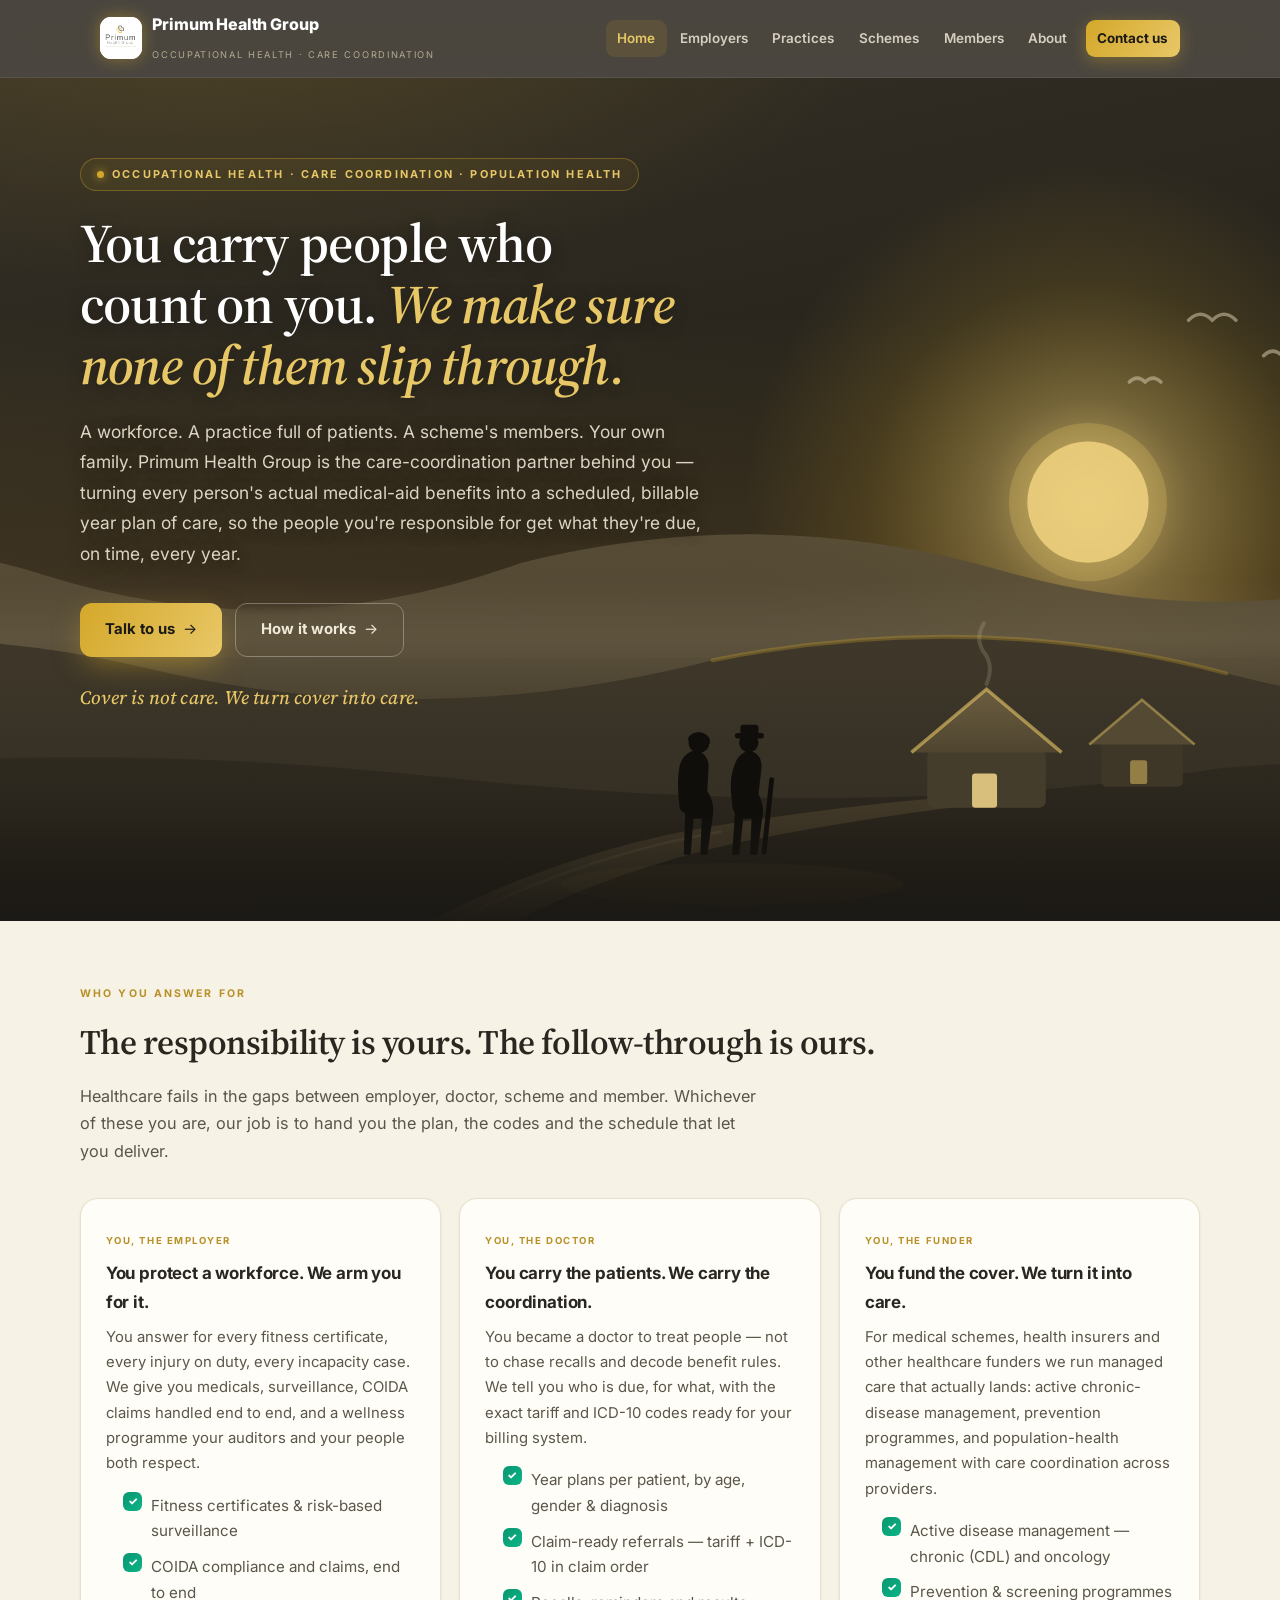
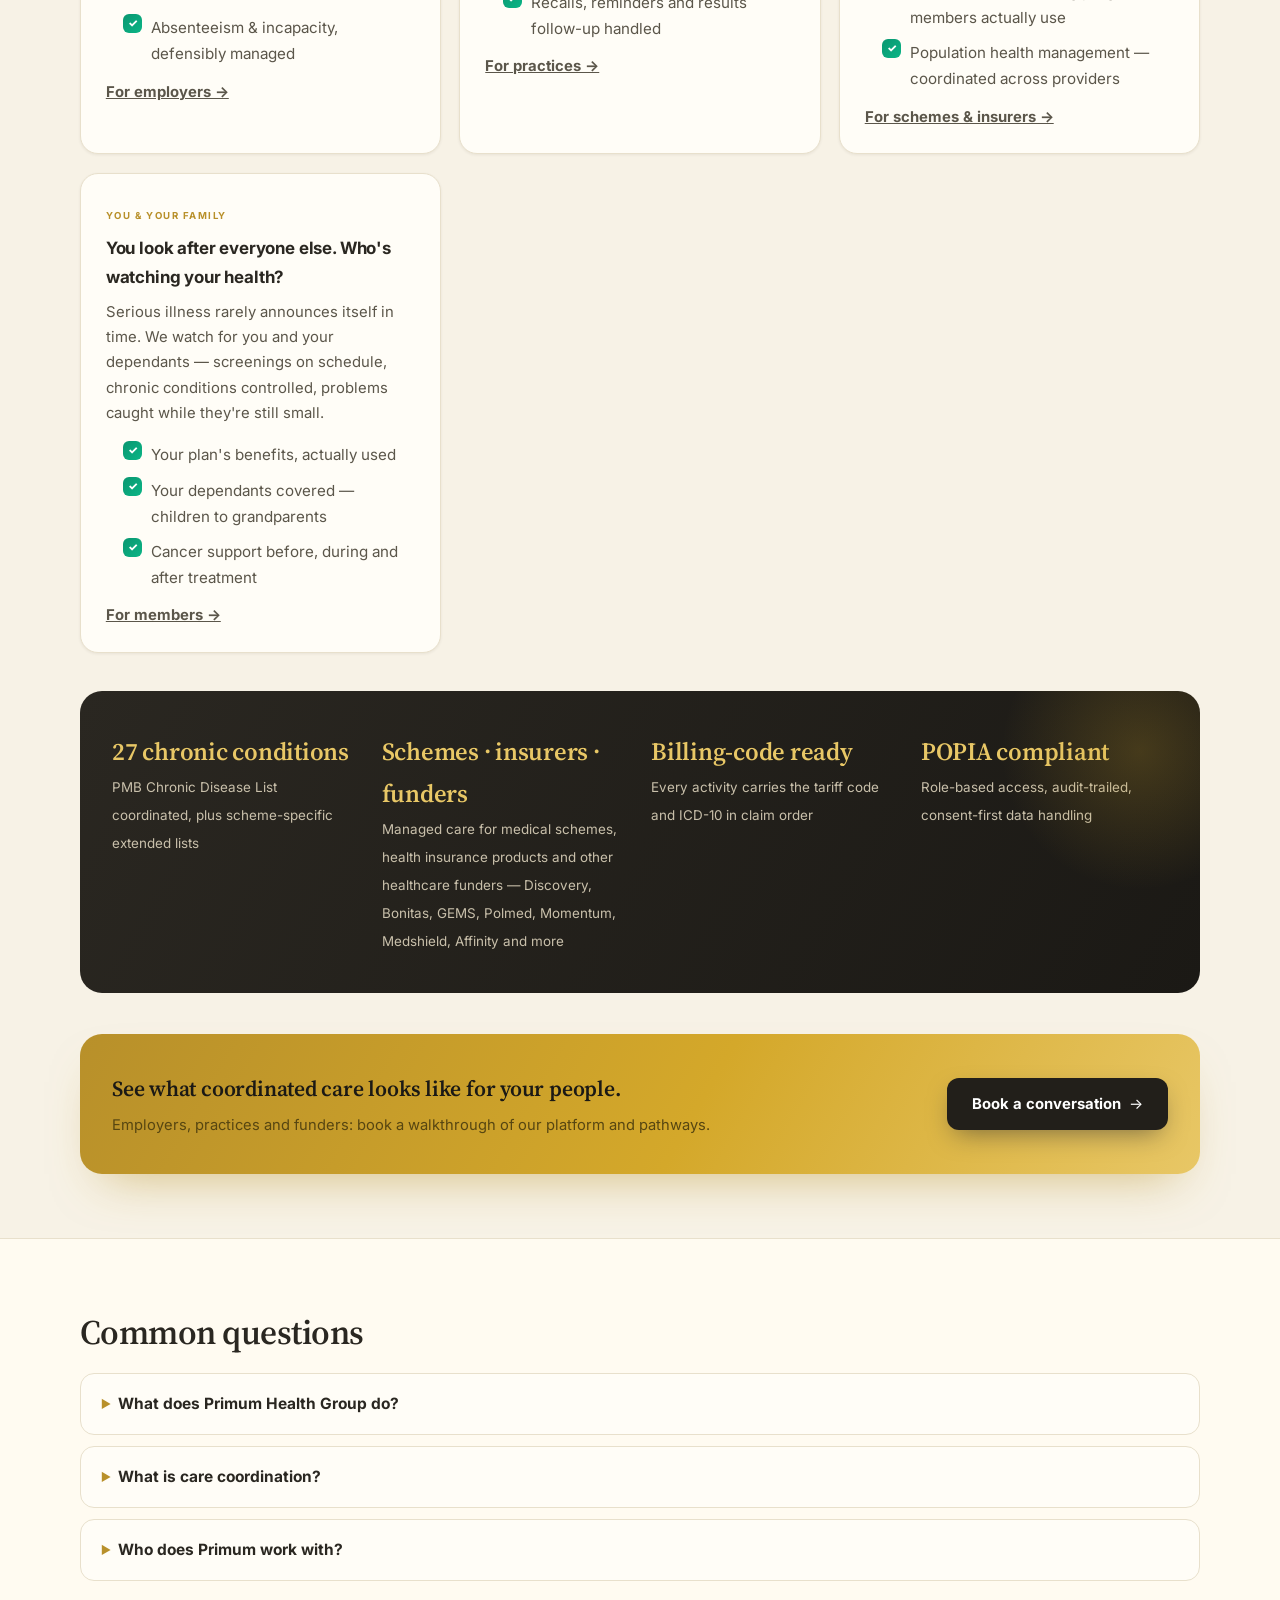
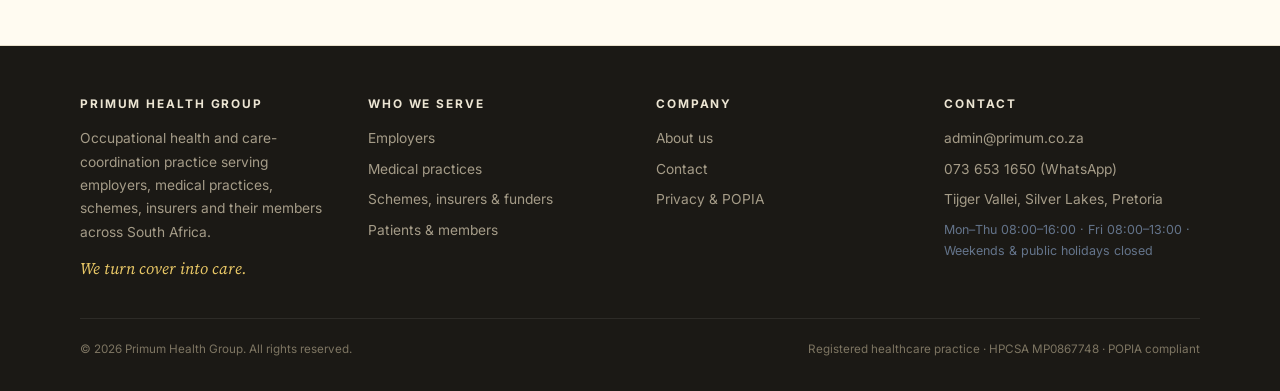
<file: index.html>
<!DOCTYPE html>
<html lang="en-ZA">
<head>
<meta charset="utf-8">
<meta name="viewport" content="width=device-width, initial-scale=1">
<title>Primum Health Group — Occupational Health & Care Coordination, South Africa</title>
<meta name="description" content="South African occupational-health and care-coordination practice. We manage employee and patient populations for employers, practices and schemes — year plans, correct billing, better outcomes.">
<link rel="canonical" href="https://www.primum.co.za/">
<link rel="icon" type="image/jpeg" href="assets/logo.jpg">
<meta property="og:title" content="Primum Health Group — Occupational Health & Care Coordination, South Africa">
<meta property="og:description" content="South African occupational-health and care-coordination practice. We manage employee and patient populations for employers, practices and schemes — year plans, correct billing, better outcomes.">
<meta property="og:type" content="website">
<meta property="og:url" content="https://www.primum.co.za/">
<meta property="og:image" content="https://www.primum.co.za/assets/logo.jpg">
<meta property="og:locale" content="en_ZA">
<meta property="og:site_name" content="Primum Health Group">
<meta name="twitter:card" content="summary">
<meta name="twitter:title" content="Primum Health Group — Occupational Health & Care Coordination, South Africa">
<meta name="twitter:description" content="South African occupational-health and care-coordination practice. We manage employee and patient populations for employers, practices and schemes — year plans, correct billing, better outcomes.">
<meta name="geo.region" content="ZA-GP">
<meta name="geo.placename" content="Pretoria">
<link rel="preconnect" href="https://fonts.googleapis.com">
<link rel="preconnect" href="https://fonts.gstatic.com" crossorigin>
<link href="https://fonts.googleapis.com/css2?family=Source+Serif+4:ital,opsz,wght@0,8..60,500;0,8..60,600;1,8..60,500&family=Inter:wght@400;600;700;800&display=swap" rel="stylesheet">
<link rel="stylesheet" href="assets/styles.css">
<script type="application/ld+json">{"@context": "https://schema.org", "@type": "MedicalBusiness", "name": "Primum Health Group", "url": "https://www.primum.co.za", "logo": "https://www.primum.co.za/assets/logo.jpg", "email": "admin@primum.co.za", "telephone": "+27736531650", "address": {"@type": "PostalAddress", "streetAddress": "Tijger Vallei, Silver Lakes", "addressLocality": "Pretoria", "addressRegion": "Gauteng", "addressCountry": "ZA"}, "openingHoursSpecification": [{"@type": "OpeningHoursSpecification", "dayOfWeek": ["Monday", "Tuesday", "Wednesday", "Thursday"], "opens": "08:00", "closes": "16:00"}, {"@type": "OpeningHoursSpecification", "dayOfWeek": "Friday", "opens": "08:00", "closes": "13:00"}], "founder": {"@type": "Person", "name": "Dr A Nazo", "jobTitle": "Founder & Principal Practitioner", "identifier": "HPCSA MP0867748"}, "areaServed": "ZA", "description": "South African occupational-health and care-coordination practice. We manage employee and patient populations for employers, medical practices and schemes — turning each member's actual medical-aid benefits into a scheduled, billable year plan of care.", "medicalSpecialty": ["Occupational medicine", "Preventive medicine", "Community health"], "knowsAbout": ["Occupational health", "COIDA compliance", "Medical incapacity assessment", "Care coordination", "Chronic disease management", "Prescribed Minimum Benefits", "Oncology care pathways", "Employee wellness"]}</script>
<script type="application/ld+json">{"@context": "https://schema.org", "@type": "FAQPage", "mainEntity": [{"@type": "Question", "name": "What does Primum Health Group do?", "acceptedAnswer": {"@type": "Answer", "text": "Primum Health Group is a South African occupational-health and care-coordination practice. We run workplace health programmes for employers (medicals, surveillance, COIDA, incapacity management) and coordinate ongoing healthcare for patient populations — building each member a year plan of screenings, chronic-care visits and tests based on what their medical aid actually covers, with the correct billing codes ready for the treating doctor."}}, {"@type": "Question", "name": "What is care coordination?", "acceptedAnswer": {"@type": "Answer", "text": "Care coordination means one accountable team makes sure every patient actually receives the care they are due — the right screenings for their age and gender, the right chronic-disease check-ups for their conditions, at the right time — and that every visit is billed correctly to the medical scheme benefit that must pay for it, not the member's pocket."}}, {"@type": "Question", "name": "Who does Primum work with?", "acceptedAnswer": {"@type": "Answer", "text": "Employers who need occupational health and employee wellness; GP and specialist practices who want their patient base proactively managed; medical schemes, health insurers and other healthcare funders seeking managed care — active disease management including oncology, prevention programmes and population health management with coordination across providers; and the members themselves."}}]}</script>
</head>
<body>
<header>
  <div class="nav-wrap">
    <a class="brand" href="index.html">
      <img src="assets/logo.jpg" alt="Primum Health Group logo">
      <span><span class="brand-name">Primum Health Group</span><br><span class="brand-sub">Occupational Health &middot; Care Coordination</span></span>
    </a>
    <nav class="main-nav"><a href="index.html" class="active">Home</a><a href="employers.html">Employers</a><a href="practices.html">Practices</a><a href="schemes.html">Schemes</a><a href="members.html">Members</a><a href="about.html">About</a><a class="cta" href="contact.html">Contact us</a></nav>
  </div>
</header>
<main>

<section class="hero">
  <div class="hero-inner">
    <span class="kicker">Occupational Health &middot; Care Coordination &middot; Population Health</span>
    <h1>You carry people who count on you. <em>We make sure none of them slip through.</em></h1>
    <p class="lead">A workforce. A practice full of patients. A scheme's members. Your own family. Primum Health Group is the care-coordination partner behind you — turning every person's actual medical-aid benefits into a scheduled, billable year plan of care, so the people you're responsible for get what they're due, on time, every year.</p>
    <div class="actions">
      <a class="btn btn-gold" href="contact.html">Talk to us</a>
      <a class="btn btn-ghost" href="#how">How it works</a>
    </div>
    <p class="tagline">Cover is not care. We turn cover into care.</p>
  </div>
</section>

<section id="how">
  <div class="section-inner">
    <p class="eyebrow">Who you answer for</p>
    <h2 class="section-title">The responsibility is yours. The follow-through is ours.</h2>
    <p class="section-sub">Healthcare fails in the gaps between employer, doctor, scheme and member. Whichever of these you are, our job is to hand you the plan, the codes and the schedule that let you deliver.</p>
    <div class="grid grid-2">
      <div class="card"><span class="tag">You, the employer</span><h3>You protect a workforce. We arm you for it.</h3><p>You answer for every fitness certificate, every injury on duty, every incapacity case. We give you medicals, surveillance, COIDA claims handled end to end, and a wellness programme your auditors and your people both respect.</p><ul class="checks"><li>Fitness certificates &amp; risk-based surveillance</li><li>COIDA compliance and claims, end to end</li><li>Absenteeism &amp; incapacity, defensibly managed</li></ul><p style="margin-top:.8rem"><a href="employers.html"><b>For employers →</b></a></p></div>
      <div class="card"><span class="tag">You, the doctor</span><h3>You carry the patients. We carry the coordination.</h3><p>You became a doctor to treat people — not to chase recalls and decode benefit rules. We tell you who is due, for what, with the exact tariff and ICD-10 codes ready for your billing system.</p><ul class="checks"><li>Year plans per patient, by age, gender &amp; diagnosis</li><li>Claim-ready referrals — tariff + ICD-10 in claim order</li><li>Recalls, reminders and results follow-up handled</li></ul><p style="margin-top:.8rem"><a href="practices.html"><b>For practices →</b></a></p></div>
      <div class="card"><span class="tag">You, the funder</span><h3>You fund the cover. We turn it into care.</h3><p>For medical schemes, health insurers and other healthcare funders we run managed care that actually lands: active chronic-disease management, prevention programmes, and population-health management with care coordination across providers.</p><ul class="checks"><li>Active disease management — chronic (CDL) and oncology</li><li>Prevention &amp; screening programmes members actually use</li><li>Population health management — coordinated across providers</li></ul><p style="margin-top:.8rem"><a href="schemes.html"><b>For schemes &amp; insurers →</b></a></p></div>
      <div class="card"><span class="tag">You &amp; your family</span><h3>You look after everyone else. Who's watching your health?</h3><p>Serious illness rarely announces itself in time. We watch for you and your dependants — screenings on schedule, chronic conditions controlled, problems caught while they're still small.</p><ul class="checks"><li>Your plan's benefits, actually used</li><li>Your dependants covered — children to grandparents</li><li>Cancer support before, during and after treatment</li></ul><p style="margin-top:.8rem"><a href="members.html"><b>For members →</b></a></p></div>
    </div>

    <div class="band">
      <div class="stat"><b>27 chronic conditions</b><span>PMB Chronic Disease List coordinated, plus scheme-specific extended lists</span></div>
      <div class="stat"><b>Schemes · insurers · funders</b><span>Managed care for medical schemes, health insurance products and other healthcare funders — Discovery, Bonitas, GEMS, Polmed, Momentum, Medshield, Affinity and more</span></div>
      <div class="stat"><b>Billing-code ready</b><span>Every activity carries the tariff code and ICD-10 in claim order</span></div>
      <div class="stat"><b>POPIA compliant</b><span>Role-based access, audit-trailed, consent-first data handling</span></div>
    </div>

    <div class="cta-strip">
      <div><h3>See what coordinated care looks like for your people.</h3><p>Employers, practices and funders: book a walkthrough of our platform and pathways.</p></div>
      <a class="btn btn-navy" href="contact.html">Book a conversation</a>
    </div>
  </div>
</section>

<section class="section-alt">
  <div class="section-inner">
    <h2 class="section-title">Common questions</h2>
    <details class="faq"><summary>What does Primum Health Group do?</summary><p>Primum Health Group is a South African occupational-health and care-coordination practice. We run workplace health programmes for employers (medicals, surveillance, COIDA, incapacity management) and coordinate ongoing healthcare for patient populations — building each member a year plan of screenings, chronic-care visits and tests based on what their medical aid actually covers, with the correct billing codes ready for the treating doctor.</p></details><details class="faq"><summary>What is care coordination?</summary><p>Care coordination means one accountable team makes sure every patient actually receives the care they are due — the right screenings for their age and gender, the right chronic-disease check-ups for their conditions, at the right time — and that every visit is billed correctly to the medical scheme benefit that must pay for it, not the member's pocket.</p></details><details class="faq"><summary>Who does Primum work with?</summary><p>Employers who need occupational health and employee wellness; GP and specialist practices who want their patient base proactively managed; medical schemes, health insurers and other healthcare funders seeking managed care — active disease management including oncology, prevention programmes and population health management with coordination across providers; and the members themselves.</p></details>
  </div>
</section>

</main>
<footer>
  <div class="footer-inner">
    <div>
      <h4>Primum Health Group</h4>
      <p>Occupational health and care-coordination practice serving employers, medical practices, schemes, insurers and their members across South Africa.</p>
      <p class="tagline-sm">We turn cover into care.</p>
    </div>
    <div>
      <h4>Who we serve</h4>
      <ul>
        <li><a href="employers.html">Employers</a></li>
        <li><a href="practices.html">Medical practices</a></li>
        <li><a href="schemes.html">Schemes, insurers &amp; funders</a></li>
        <li><a href="members.html">Patients &amp; members</a></li>
      </ul>
    </div>
    <div>
      <h4>Company</h4>
      <ul>
        <li><a href="about.html">About us</a></li>
        <li><a href="contact.html">Contact</a></li>
        <li><a href="privacy.html">Privacy &amp; POPIA</a></li>
      </ul>
    </div>
    <div>
      <h4>Contact</h4>
      <ul>
        <li><a href="mailto:admin@primum.co.za">admin@primum.co.za</a></li>
        <li><a href="https://wa.me/27736531650">073 653 1650 (WhatsApp)</a></li>
        <li>Tijger Vallei, Silver Lakes, Pretoria</li>
        <li style="font-size:.78rem;color:#64748b">Mon–Thu 08:00–16:00 · Fri 08:00–13:00 · Weekends & public holidays closed</li>
      </ul>
    </div>
  </div>
  <div class="footer-bottom">
    <span>&copy; 2026 Primum Health Group. All rights reserved.</span>
    <span>Registered healthcare practice &middot; HPCSA MP0867748 &middot; POPIA compliant</span>
  </div>
</footer>
<script>
(function(){
  var els = document.querySelectorAll('.card, .band, .cta-strip, .panel-dark, details.faq');
  els.forEach(function(el){ el.classList.add('reveal'); });
  if (!('IntersectionObserver' in window)) { els.forEach(function(el){ el.classList.add('in'); }); return; }
  var io = new IntersectionObserver(function(entries){
    entries.forEach(function(e){ if (e.isIntersecting) { e.target.classList.add('in'); io.unobserve(e.target); } });
  }, { rootMargin: '0px 0px -8% 0px' });
  els.forEach(function(el){ io.observe(el); });
})();
</script>
</body>
</html>
</file>
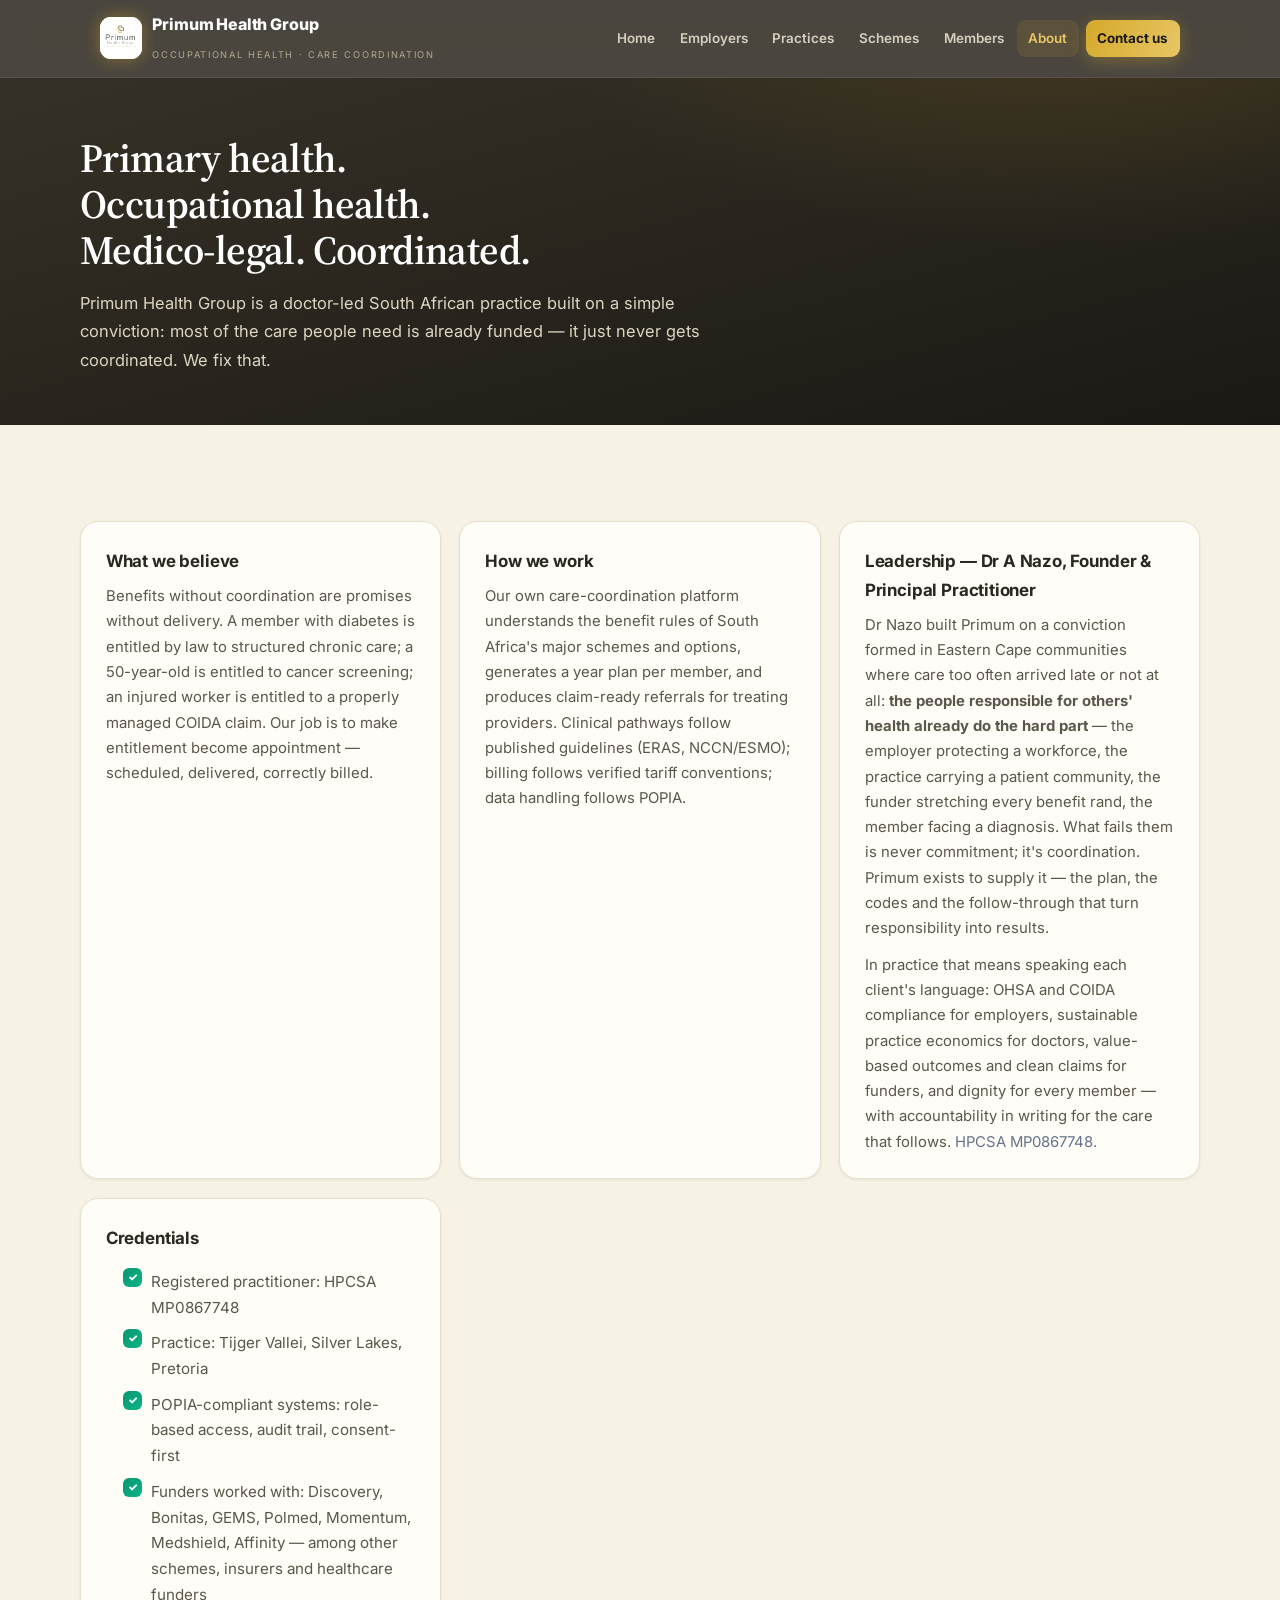
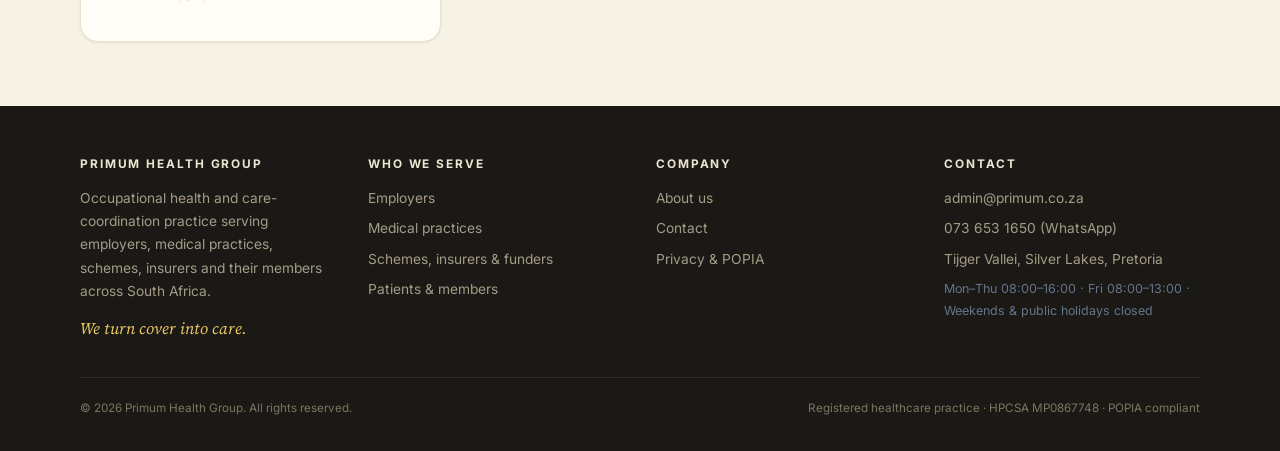
<file: about.html>
<!DOCTYPE html>
<html lang="en-ZA">
<head>
<meta charset="utf-8">
<meta name="viewport" content="width=device-width, initial-scale=1">
<title>About Primum Health Group — Doctor-Led Care Coordination, South Africa</title>
<meta name="description" content="A doctor-led South African practice combining occupational health, primary care coordination and medico-legal work — delivered through our own POPIA-compliant platform.">
<link rel="canonical" href="https://www.primum.co.za/about.html">
<link rel="icon" type="image/jpeg" href="assets/logo.jpg">
<meta property="og:title" content="About Primum Health Group — Doctor-Led Care Coordination, South Africa">
<meta property="og:description" content="A doctor-led South African practice combining occupational health, primary care coordination and medico-legal work — delivered through our own POPIA-compliant platform.">
<meta property="og:type" content="website">
<meta property="og:url" content="https://www.primum.co.za/about.html">
<meta property="og:image" content="https://www.primum.co.za/assets/logo.jpg">
<meta property="og:locale" content="en_ZA">
<meta property="og:site_name" content="Primum Health Group">
<meta name="twitter:card" content="summary">
<meta name="twitter:title" content="About Primum Health Group — Doctor-Led Care Coordination, South Africa">
<meta name="twitter:description" content="A doctor-led South African practice combining occupational health, primary care coordination and medico-legal work — delivered through our own POPIA-compliant platform.">
<meta name="geo.region" content="ZA-GP">
<meta name="geo.placename" content="Pretoria">
<link rel="preconnect" href="https://fonts.googleapis.com">
<link rel="preconnect" href="https://fonts.gstatic.com" crossorigin>
<link href="https://fonts.googleapis.com/css2?family=Source+Serif+4:ital,opsz,wght@0,8..60,500;0,8..60,600;1,8..60,500&family=Inter:wght@400;600;700;800&display=swap" rel="stylesheet">
<link rel="stylesheet" href="assets/styles.css">
<script type="application/ld+json">{"@context": "https://schema.org", "@type": "MedicalBusiness", "name": "Primum Health Group", "url": "https://www.primum.co.za", "logo": "https://www.primum.co.za/assets/logo.jpg", "email": "admin@primum.co.za", "telephone": "+27736531650", "address": {"@type": "PostalAddress", "streetAddress": "Tijger Vallei, Silver Lakes", "addressLocality": "Pretoria", "addressRegion": "Gauteng", "addressCountry": "ZA"}, "openingHoursSpecification": [{"@type": "OpeningHoursSpecification", "dayOfWeek": ["Monday", "Tuesday", "Wednesday", "Thursday"], "opens": "08:00", "closes": "16:00"}, {"@type": "OpeningHoursSpecification", "dayOfWeek": "Friday", "opens": "08:00", "closes": "13:00"}], "founder": {"@type": "Person", "name": "Dr A Nazo", "jobTitle": "Founder & Principal Practitioner", "identifier": "HPCSA MP0867748"}, "areaServed": "ZA", "description": "South African occupational-health and care-coordination practice. We manage employee and patient populations for employers, medical practices and schemes — turning each member's actual medical-aid benefits into a scheduled, billable year plan of care.", "medicalSpecialty": ["Occupational medicine", "Preventive medicine", "Community health"], "knowsAbout": ["Occupational health", "COIDA compliance", "Medical incapacity assessment", "Care coordination", "Chronic disease management", "Prescribed Minimum Benefits", "Oncology care pathways", "Employee wellness"]}</script>
<script type="application/ld+json">{"@context": "https://schema.org", "@type": "BreadcrumbList", "itemListElement": [{"@type": "ListItem", "position": 1, "name": "Home", "item": "https://www.primum.co.za/"}, {"@type": "ListItem", "position": 2, "name": "About", "item": "https://www.primum.co.za/about.html"}]}</script>
</head>
<body>
<header>
  <div class="nav-wrap">
    <a class="brand" href="index.html">
      <img src="assets/logo.jpg" alt="Primum Health Group logo">
      <span><span class="brand-name">Primum Health Group</span><br><span class="brand-sub">Occupational Health &middot; Care Coordination</span></span>
    </a>
    <nav class="main-nav"><a href="index.html">Home</a><a href="employers.html">Employers</a><a href="practices.html">Practices</a><a href="schemes.html">Schemes</a><a href="members.html">Members</a><a href="about.html" class="active">About</a><a class="cta" href="contact.html">Contact us</a></nav>
  </div>
</header>
<main>

<div class="page-hero"><div class="section-inner"><h1>Primary health. Occupational health. Medico-legal. Coordinated.</h1><p>Primum Health Group is a doctor-led South African practice built on a simple conviction: most of the care people need is already funded — it just never gets coordinated. We fix that.</p></div></div>
<section><div class="section-inner">
  <div class="grid grid-2">
    <div class="card"><h3>What we believe</h3><p>Benefits without coordination are promises without delivery. A member with diabetes is entitled by law to structured chronic care; a 50-year-old is entitled to cancer screening; an injured worker is entitled to a properly managed COIDA claim. Our job is to make entitlement become appointment — scheduled, delivered, correctly billed.</p></div>
    <div class="card"><h3>How we work</h3><p>Our own care-coordination platform understands the benefit rules of South Africa's major schemes and options, generates a year plan per member, and produces claim-ready referrals for treating providers. Clinical pathways follow published guidelines (ERAS, NCCN/ESMO); billing follows verified tariff conventions; data handling follows POPIA.</p></div>
    <div class="card"><h3>Leadership — Dr A Nazo, Founder &amp; Principal Practitioner</h3>
      <p>Dr Nazo built Primum on a conviction formed in Eastern Cape communities where care too often arrived late or not at all: <b>the people responsible for others' health already do the hard part</b> — the employer protecting a workforce, the practice carrying a patient community, the funder stretching every benefit rand, the member facing a diagnosis. What fails them is never commitment; it's coordination. Primum exists to supply it — the plan, the codes and the follow-through that turn responsibility into results.</p>
      <p style="margin-top:.7rem">In practice that means speaking each client's language: OHSA and COIDA compliance for employers, sustainable practice economics for doctors, value-based outcomes and clean claims for funders, and dignity for every member — with accountability in writing for the care that follows. <span style="color:#64748b">HPCSA MP0867748.</span></p></div>
    <div class="card"><h3>Credentials</h3><ul class="checks"><li>Registered practitioner: HPCSA MP0867748</li><li>Practice: Tijger Vallei, Silver Lakes, Pretoria</li><li>POPIA-compliant systems: role-based access, audit trail, consent-first</li><li>Funders worked with: Discovery, Bonitas, GEMS, Polmed, Momentum, Medshield, Affinity — among other schemes, insurers and healthcare funders</li></ul></div>
  </div>
</div></section>

</main>
<footer>
  <div class="footer-inner">
    <div>
      <h4>Primum Health Group</h4>
      <p>Occupational health and care-coordination practice serving employers, medical practices, schemes, insurers and their members across South Africa.</p>
      <p class="tagline-sm">We turn cover into care.</p>
    </div>
    <div>
      <h4>Who we serve</h4>
      <ul>
        <li><a href="employers.html">Employers</a></li>
        <li><a href="practices.html">Medical practices</a></li>
        <li><a href="schemes.html">Schemes, insurers &amp; funders</a></li>
        <li><a href="members.html">Patients &amp; members</a></li>
      </ul>
    </div>
    <div>
      <h4>Company</h4>
      <ul>
        <li><a href="about.html">About us</a></li>
        <li><a href="contact.html">Contact</a></li>
        <li><a href="privacy.html">Privacy &amp; POPIA</a></li>
      </ul>
    </div>
    <div>
      <h4>Contact</h4>
      <ul>
        <li><a href="mailto:admin@primum.co.za">admin@primum.co.za</a></li>
        <li><a href="https://wa.me/27736531650">073 653 1650 (WhatsApp)</a></li>
        <li>Tijger Vallei, Silver Lakes, Pretoria</li>
        <li style="font-size:.78rem;color:#64748b">Mon–Thu 08:00–16:00 · Fri 08:00–13:00 · Weekends & public holidays closed</li>
      </ul>
    </div>
  </div>
  <div class="footer-bottom">
    <span>&copy; 2026 Primum Health Group. All rights reserved.</span>
    <span>Registered healthcare practice &middot; HPCSA MP0867748 &middot; POPIA compliant</span>
  </div>
</footer>
<script>
(function(){
  var els = document.querySelectorAll('.card, .band, .cta-strip, .panel-dark, details.faq');
  els.forEach(function(el){ el.classList.add('reveal'); });
  if (!('IntersectionObserver' in window)) { els.forEach(function(el){ el.classList.add('in'); }); return; }
  var io = new IntersectionObserver(function(entries){
    entries.forEach(function(e){ if (e.isIntersecting) { e.target.classList.add('in'); io.unobserve(e.target); } });
  }, { rootMargin: '0px 0px -8% 0px' });
  els.forEach(function(el){ io.observe(el); });
})();
</script>
</body>
</html>
</file>
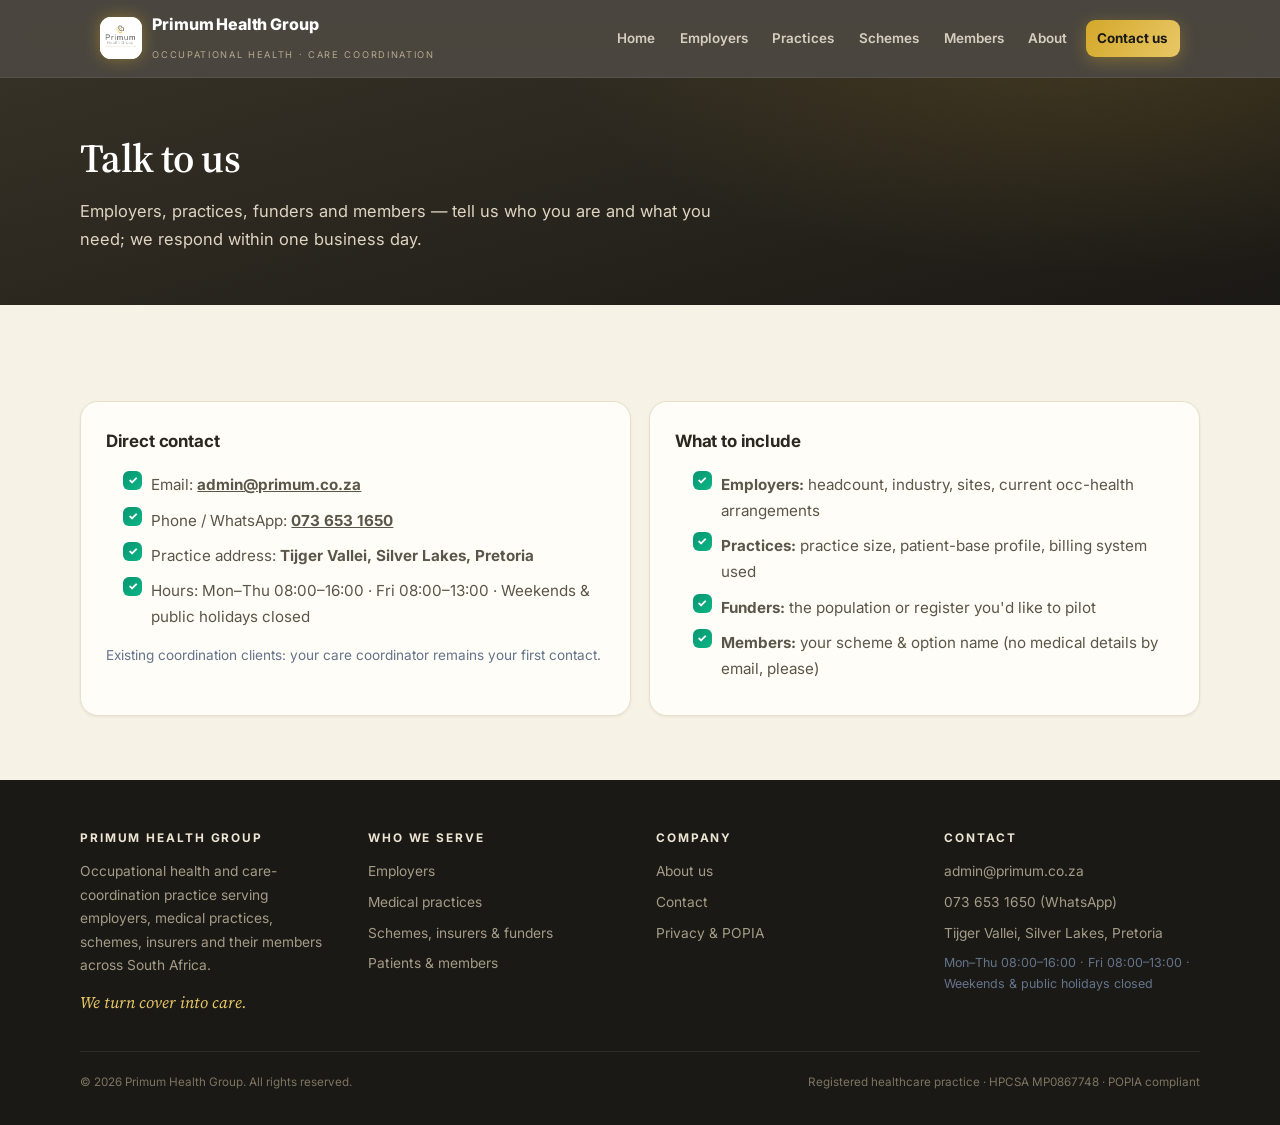
<file: contact.html>
<!DOCTYPE html>
<html lang="en-ZA">
<head>
<meta charset="utf-8">
<meta name="viewport" content="width=device-width, initial-scale=1">
<title>Contact Primum Health Group</title>
<meta name="description" content="Contact Primum Health Group — occupational health and care coordination. Email admin@primum.co.za or WhatsApp us.">
<link rel="canonical" href="https://www.primum.co.za/contact.html">
<link rel="icon" type="image/jpeg" href="assets/logo.jpg">
<meta property="og:title" content="Contact Primum Health Group">
<meta property="og:description" content="Contact Primum Health Group — occupational health and care coordination. Email admin@primum.co.za or WhatsApp us.">
<meta property="og:type" content="website">
<meta property="og:url" content="https://www.primum.co.za/contact.html">
<meta property="og:image" content="https://www.primum.co.za/assets/logo.jpg">
<meta property="og:locale" content="en_ZA">
<meta property="og:site_name" content="Primum Health Group">
<meta name="twitter:card" content="summary">
<meta name="twitter:title" content="Contact Primum Health Group">
<meta name="twitter:description" content="Contact Primum Health Group — occupational health and care coordination. Email admin@primum.co.za or WhatsApp us.">
<meta name="geo.region" content="ZA-GP">
<meta name="geo.placename" content="Pretoria">
<link rel="preconnect" href="https://fonts.googleapis.com">
<link rel="preconnect" href="https://fonts.gstatic.com" crossorigin>
<link href="https://fonts.googleapis.com/css2?family=Source+Serif+4:ital,opsz,wght@0,8..60,500;0,8..60,600;1,8..60,500&family=Inter:wght@400;600;700;800&display=swap" rel="stylesheet">
<link rel="stylesheet" href="assets/styles.css">
<script type="application/ld+json">{"@context": "https://schema.org", "@type": "MedicalBusiness", "name": "Primum Health Group", "url": "https://www.primum.co.za", "logo": "https://www.primum.co.za/assets/logo.jpg", "email": "admin@primum.co.za", "telephone": "+27736531650", "address": {"@type": "PostalAddress", "streetAddress": "Tijger Vallei, Silver Lakes", "addressLocality": "Pretoria", "addressRegion": "Gauteng", "addressCountry": "ZA"}, "openingHoursSpecification": [{"@type": "OpeningHoursSpecification", "dayOfWeek": ["Monday", "Tuesday", "Wednesday", "Thursday"], "opens": "08:00", "closes": "16:00"}, {"@type": "OpeningHoursSpecification", "dayOfWeek": "Friday", "opens": "08:00", "closes": "13:00"}], "founder": {"@type": "Person", "name": "Dr A Nazo", "jobTitle": "Founder & Principal Practitioner", "identifier": "HPCSA MP0867748"}, "areaServed": "ZA", "description": "South African occupational-health and care-coordination practice. We manage employee and patient populations for employers, medical practices and schemes — turning each member's actual medical-aid benefits into a scheduled, billable year plan of care.", "medicalSpecialty": ["Occupational medicine", "Preventive medicine", "Community health"], "knowsAbout": ["Occupational health", "COIDA compliance", "Medical incapacity assessment", "Care coordination", "Chronic disease management", "Prescribed Minimum Benefits", "Oncology care pathways", "Employee wellness"]}</script>
<script type="application/ld+json">{"@context": "https://schema.org", "@type": "BreadcrumbList", "itemListElement": [{"@type": "ListItem", "position": 1, "name": "Home", "item": "https://www.primum.co.za/"}, {"@type": "ListItem", "position": 2, "name": "Contact", "item": "https://www.primum.co.za/contact.html"}]}</script>
</head>
<body>
<header>
  <div class="nav-wrap">
    <a class="brand" href="index.html">
      <img src="assets/logo.jpg" alt="Primum Health Group logo">
      <span><span class="brand-name">Primum Health Group</span><br><span class="brand-sub">Occupational Health &middot; Care Coordination</span></span>
    </a>
    <nav class="main-nav"><a href="index.html">Home</a><a href="employers.html">Employers</a><a href="practices.html">Practices</a><a href="schemes.html">Schemes</a><a href="members.html">Members</a><a href="about.html">About</a><a class="cta" href="contact.html">Contact us</a></nav>
  </div>
</header>
<main>

<div class="page-hero"><div class="section-inner"><h1>Talk to us</h1><p>Employers, practices, funders and members — tell us who you are and what you need; we respond within one business day.</p></div></div>
<section><div class="section-inner">
  <div class="grid grid-2">
    <div class="card">
      <h3>Direct contact</h3>
      <ul class="checks">
        <li>Email: <a href="mailto:admin@primum.co.za"><b>admin@primum.co.za</b></a></li>
        <li>Phone / WhatsApp: <a href="https://wa.me/27736531650"><b>073 653 1650</b></a></li>
        <li>Practice address: <b>Tijger Vallei, Silver Lakes, Pretoria</b></li>
        <li>Hours: Mon–Thu 08:00–16:00 · Fri 08:00–13:00 · Weekends & public holidays closed</li>
      </ul>
      <p style="margin-top:.9rem;font-size:.85rem;color:#64748b">Existing coordination clients: your care coordinator remains your first contact.</p>
    </div>
    <div class="card">
      <h3>What to include</h3>
      <ul class="checks">
        <li><b>Employers:</b> headcount, industry, sites, current occ-health arrangements</li>
        <li><b>Practices:</b> practice size, patient-base profile, billing system used</li>
        <li><b>Funders:</b> the population or register you'd like to pilot</li>
        <li><b>Members:</b> your scheme &amp; option name (no medical details by email, please)</li>
      </ul>
    </div>
  </div>
</div></section>

</main>
<footer>
  <div class="footer-inner">
    <div>
      <h4>Primum Health Group</h4>
      <p>Occupational health and care-coordination practice serving employers, medical practices, schemes, insurers and their members across South Africa.</p>
      <p class="tagline-sm">We turn cover into care.</p>
    </div>
    <div>
      <h4>Who we serve</h4>
      <ul>
        <li><a href="employers.html">Employers</a></li>
        <li><a href="practices.html">Medical practices</a></li>
        <li><a href="schemes.html">Schemes, insurers &amp; funders</a></li>
        <li><a href="members.html">Patients &amp; members</a></li>
      </ul>
    </div>
    <div>
      <h4>Company</h4>
      <ul>
        <li><a href="about.html">About us</a></li>
        <li><a href="contact.html">Contact</a></li>
        <li><a href="privacy.html">Privacy &amp; POPIA</a></li>
      </ul>
    </div>
    <div>
      <h4>Contact</h4>
      <ul>
        <li><a href="mailto:admin@primum.co.za">admin@primum.co.za</a></li>
        <li><a href="https://wa.me/27736531650">073 653 1650 (WhatsApp)</a></li>
        <li>Tijger Vallei, Silver Lakes, Pretoria</li>
        <li style="font-size:.78rem;color:#64748b">Mon–Thu 08:00–16:00 · Fri 08:00–13:00 · Weekends & public holidays closed</li>
      </ul>
    </div>
  </div>
  <div class="footer-bottom">
    <span>&copy; 2026 Primum Health Group. All rights reserved.</span>
    <span>Registered healthcare practice &middot; HPCSA MP0867748 &middot; POPIA compliant</span>
  </div>
</footer>
<script>
(function(){
  var els = document.querySelectorAll('.card, .band, .cta-strip, .panel-dark, details.faq');
  els.forEach(function(el){ el.classList.add('reveal'); });
  if (!('IntersectionObserver' in window)) { els.forEach(function(el){ el.classList.add('in'); }); return; }
  var io = new IntersectionObserver(function(entries){
    entries.forEach(function(e){ if (e.isIntersecting) { e.target.classList.add('in'); io.unobserve(e.target); } });
  }, { rootMargin: '0px 0px -8% 0px' });
  els.forEach(function(el){ io.observe(el); });
})();
</script>
</body>
</html>
</file>
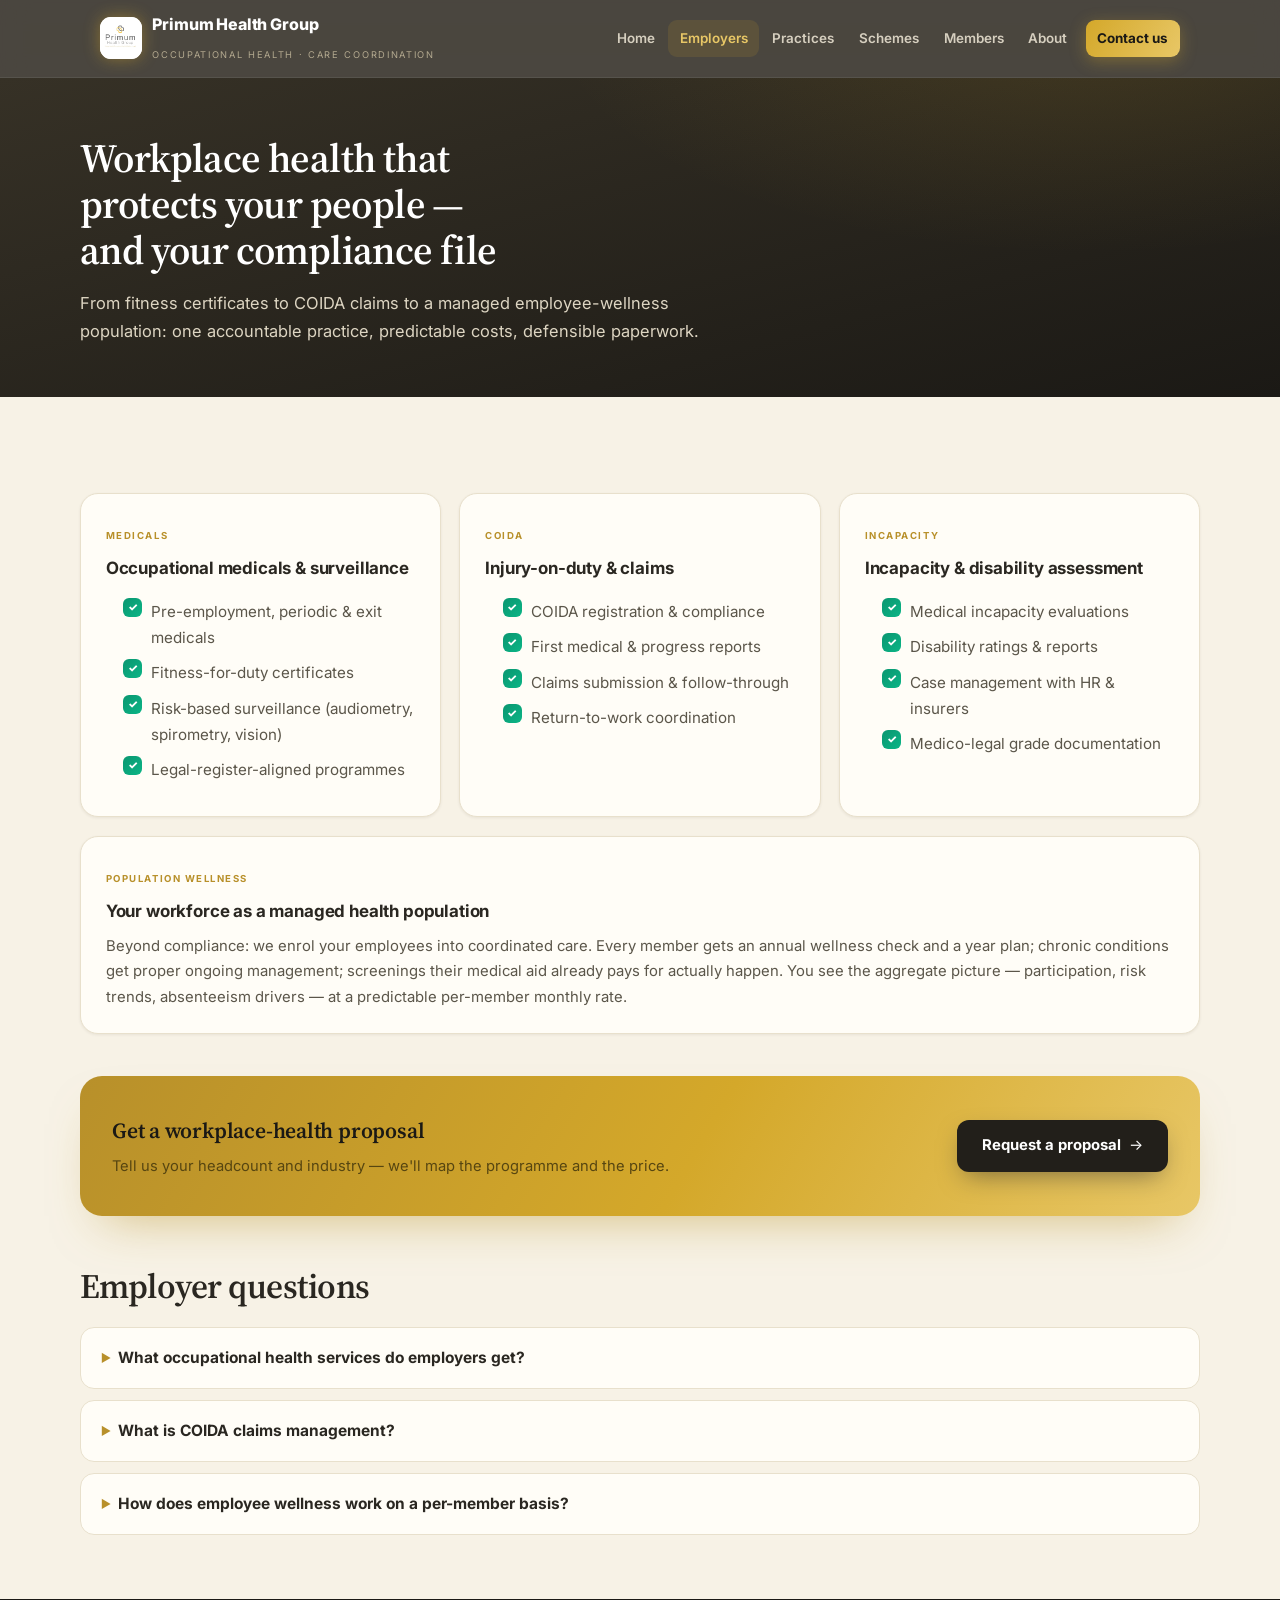
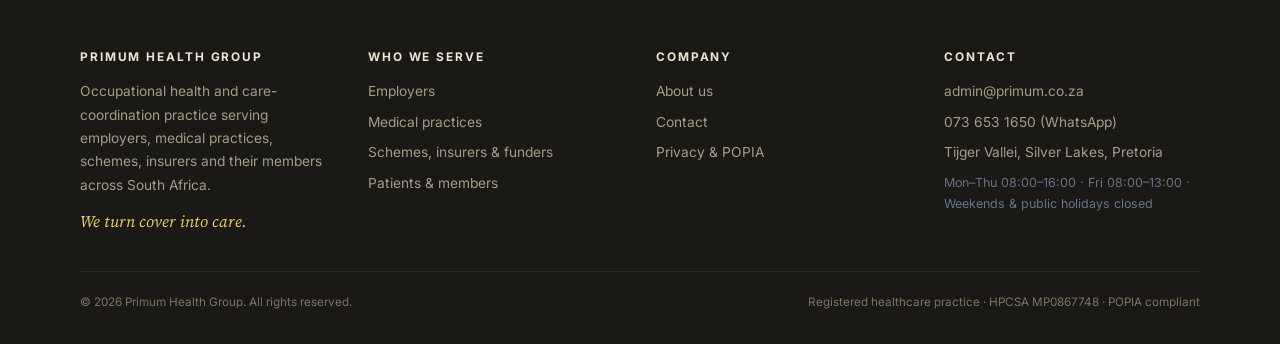
<file: employers.html>
<!DOCTYPE html>
<html lang="en-ZA">
<head>
<meta charset="utf-8">
<meta name="viewport" content="width=device-width, initial-scale=1">
<title>Occupational Health for Employers — COIDA, Medicals, Incapacity | Primum Health Group</title>
<meta name="description" content="Occupational medicals, surveillance, COIDA claims management, incapacity assessments and managed employee-wellness populations for South African employers.">
<link rel="canonical" href="https://www.primum.co.za/employers.html">
<link rel="icon" type="image/jpeg" href="assets/logo.jpg">
<meta property="og:title" content="Occupational Health for Employers — COIDA, Medicals, Incapacity | Primum Health Group">
<meta property="og:description" content="Occupational medicals, surveillance, COIDA claims management, incapacity assessments and managed employee-wellness populations for South African employers.">
<meta property="og:type" content="website">
<meta property="og:url" content="https://www.primum.co.za/employers.html">
<meta property="og:image" content="https://www.primum.co.za/assets/logo.jpg">
<meta property="og:locale" content="en_ZA">
<meta property="og:site_name" content="Primum Health Group">
<meta name="twitter:card" content="summary">
<meta name="twitter:title" content="Occupational Health for Employers — COIDA, Medicals, Incapacity | Primum Health Group">
<meta name="twitter:description" content="Occupational medicals, surveillance, COIDA claims management, incapacity assessments and managed employee-wellness populations for South African employers.">
<meta name="geo.region" content="ZA-GP">
<meta name="geo.placename" content="Pretoria">
<link rel="preconnect" href="https://fonts.googleapis.com">
<link rel="preconnect" href="https://fonts.gstatic.com" crossorigin>
<link href="https://fonts.googleapis.com/css2?family=Source+Serif+4:ital,opsz,wght@0,8..60,500;0,8..60,600;1,8..60,500&family=Inter:wght@400;600;700;800&display=swap" rel="stylesheet">
<link rel="stylesheet" href="assets/styles.css">
<script type="application/ld+json">{"@context": "https://schema.org", "@type": "FAQPage", "mainEntity": [{"@type": "Question", "name": "What occupational health services do employers get?", "acceptedAnswer": {"@type": "Answer", "text": "Pre-employment, periodic and exit medicals; fitness-for-duty certificates; medical surveillance programmes matched to your risk exposures; COIDA (Workmen's Compensation) compliance and claims management; and medical incapacity and disability assessments with defensible reports."}}, {"@type": "Question", "name": "What is COIDA claims management?", "acceptedAnswer": {"@type": "Answer", "text": "When an employee is injured on duty, we handle the Compensation for Occupational Injuries and Diseases Act process end to end — first medical reports, ongoing treatment coordination, final assessments and disability ratings — so the claim is compliant and the employee returns to work safely."}}, {"@type": "Question", "name": "How does employee wellness work on a per-member basis?", "acceptedAnswer": {"@type": "Answer", "text": "Your workforce is enrolled as a managed population. Every employee gets an annual wellness assessment and a personal year plan; those with chronic conditions get structured care. You get aggregate reporting — never individual medical detail without consent — at a predictable per-member monthly rate."}}]}</script>
<script type="application/ld+json">{"@context": "https://schema.org", "@type": "BreadcrumbList", "itemListElement": [{"@type": "ListItem", "position": 1, "name": "Home", "item": "https://www.primum.co.za/"}, {"@type": "ListItem", "position": 2, "name": "For Employers", "item": "https://www.primum.co.za/employers.html"}]}</script>
</head>
<body>
<header>
  <div class="nav-wrap">
    <a class="brand" href="index.html">
      <img src="assets/logo.jpg" alt="Primum Health Group logo">
      <span><span class="brand-name">Primum Health Group</span><br><span class="brand-sub">Occupational Health &middot; Care Coordination</span></span>
    </a>
    <nav class="main-nav"><a href="index.html">Home</a><a href="employers.html" class="active">Employers</a><a href="practices.html">Practices</a><a href="schemes.html">Schemes</a><a href="members.html">Members</a><a href="about.html">About</a><a class="cta" href="contact.html">Contact us</a></nav>
  </div>
</header>
<main>

<div class="page-hero"><div class="section-inner"><h1>Workplace health that protects your people — and your compliance file</h1><p>From fitness certificates to COIDA claims to a managed employee-wellness population: one accountable practice, predictable costs, defensible paperwork.</p></div></div>
<section><div class="section-inner">
  <div class="grid grid-3">
    <div class="card"><span class="tag">Medicals</span><h3>Occupational medicals &amp; surveillance</h3><ul class="checks"><li>Pre-employment, periodic &amp; exit medicals</li><li>Fitness-for-duty certificates</li><li>Risk-based surveillance (audiometry, spirometry, vision)</li><li>Legal-register-aligned programmes</li></ul></div>
    <div class="card"><span class="tag">COIDA</span><h3>Injury-on-duty &amp; claims</h3><ul class="checks"><li>COIDA registration &amp; compliance</li><li>First medical &amp; progress reports</li><li>Claims submission &amp; follow-through</li><li>Return-to-work coordination</li></ul></div>
    <div class="card"><span class="tag">Incapacity</span><h3>Incapacity &amp; disability assessment</h3><ul class="checks"><li>Medical incapacity evaluations</li><li>Disability ratings &amp; reports</li><li>Case management with HR &amp; insurers</li><li>Medico-legal grade documentation</li></ul></div>
  </div>
  <div class="card" style="margin-top:1.2rem"><span class="tag">Population wellness</span><h3>Your workforce as a managed health population</h3><p>Beyond compliance: we enrol your employees into coordinated care. Every member gets an annual wellness check and a year plan; chronic conditions get proper ongoing management; screenings their medical aid already pays for actually happen. You see the aggregate picture — participation, risk trends, absenteeism drivers — at a predictable per-member monthly rate.</p></div>
  <div class="cta-strip"><div><h3>Get a workplace-health proposal</h3><p>Tell us your headcount and industry — we'll map the programme and the price.</p></div><a class="btn btn-navy" href="contact.html">Request a proposal</a></div>
  <h2 class="section-title" style="margin-top:2.6rem">Employer questions</h2>
  <details class="faq"><summary>What occupational health services do employers get?</summary><p>Pre-employment, periodic and exit medicals; fitness-for-duty certificates; medical surveillance programmes matched to your risk exposures; COIDA (Workmen's Compensation) compliance and claims management; and medical incapacity and disability assessments with defensible reports.</p></details><details class="faq"><summary>What is COIDA claims management?</summary><p>When an employee is injured on duty, we handle the Compensation for Occupational Injuries and Diseases Act process end to end — first medical reports, ongoing treatment coordination, final assessments and disability ratings — so the claim is compliant and the employee returns to work safely.</p></details><details class="faq"><summary>How does employee wellness work on a per-member basis?</summary><p>Your workforce is enrolled as a managed population. Every employee gets an annual wellness assessment and a personal year plan; those with chronic conditions get structured care. You get aggregate reporting — never individual medical detail without consent — at a predictable per-member monthly rate.</p></details>
</div></section>

</main>
<footer>
  <div class="footer-inner">
    <div>
      <h4>Primum Health Group</h4>
      <p>Occupational health and care-coordination practice serving employers, medical practices, schemes, insurers and their members across South Africa.</p>
      <p class="tagline-sm">We turn cover into care.</p>
    </div>
    <div>
      <h4>Who we serve</h4>
      <ul>
        <li><a href="employers.html">Employers</a></li>
        <li><a href="practices.html">Medical practices</a></li>
        <li><a href="schemes.html">Schemes, insurers &amp; funders</a></li>
        <li><a href="members.html">Patients &amp; members</a></li>
      </ul>
    </div>
    <div>
      <h4>Company</h4>
      <ul>
        <li><a href="about.html">About us</a></li>
        <li><a href="contact.html">Contact</a></li>
        <li><a href="privacy.html">Privacy &amp; POPIA</a></li>
      </ul>
    </div>
    <div>
      <h4>Contact</h4>
      <ul>
        <li><a href="mailto:admin@primum.co.za">admin@primum.co.za</a></li>
        <li><a href="https://wa.me/27736531650">073 653 1650 (WhatsApp)</a></li>
        <li>Tijger Vallei, Silver Lakes, Pretoria</li>
        <li style="font-size:.78rem;color:#64748b">Mon–Thu 08:00–16:00 · Fri 08:00–13:00 · Weekends & public holidays closed</li>
      </ul>
    </div>
  </div>
  <div class="footer-bottom">
    <span>&copy; 2026 Primum Health Group. All rights reserved.</span>
    <span>Registered healthcare practice &middot; HPCSA MP0867748 &middot; POPIA compliant</span>
  </div>
</footer>
<script>
(function(){
  var els = document.querySelectorAll('.card, .band, .cta-strip, .panel-dark, details.faq');
  els.forEach(function(el){ el.classList.add('reveal'); });
  if (!('IntersectionObserver' in window)) { els.forEach(function(el){ el.classList.add('in'); }); return; }
  var io = new IntersectionObserver(function(entries){
    entries.forEach(function(e){ if (e.isIntersecting) { e.target.classList.add('in'); io.unobserve(e.target); } });
  }, { rootMargin: '0px 0px -8% 0px' });
  els.forEach(function(el){ io.observe(el); });
})();
</script>
</body>
</html>
</file>
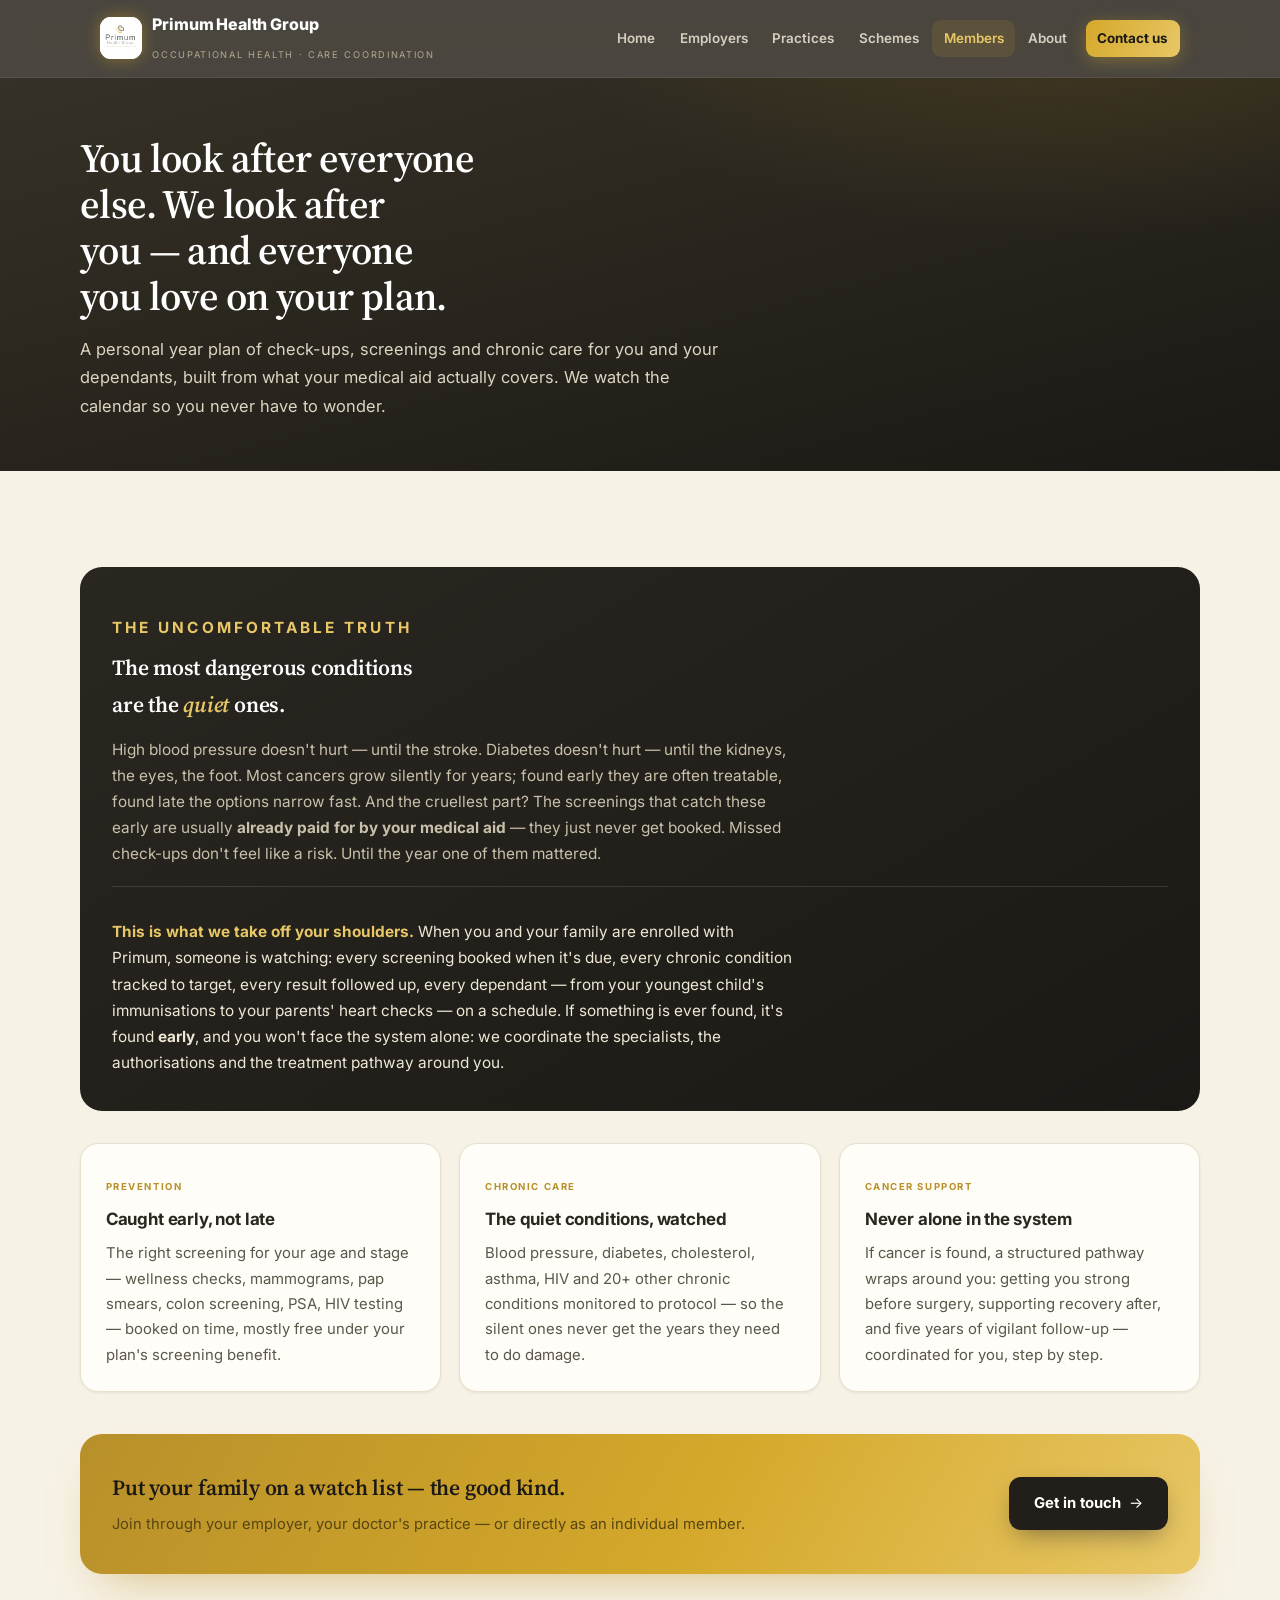
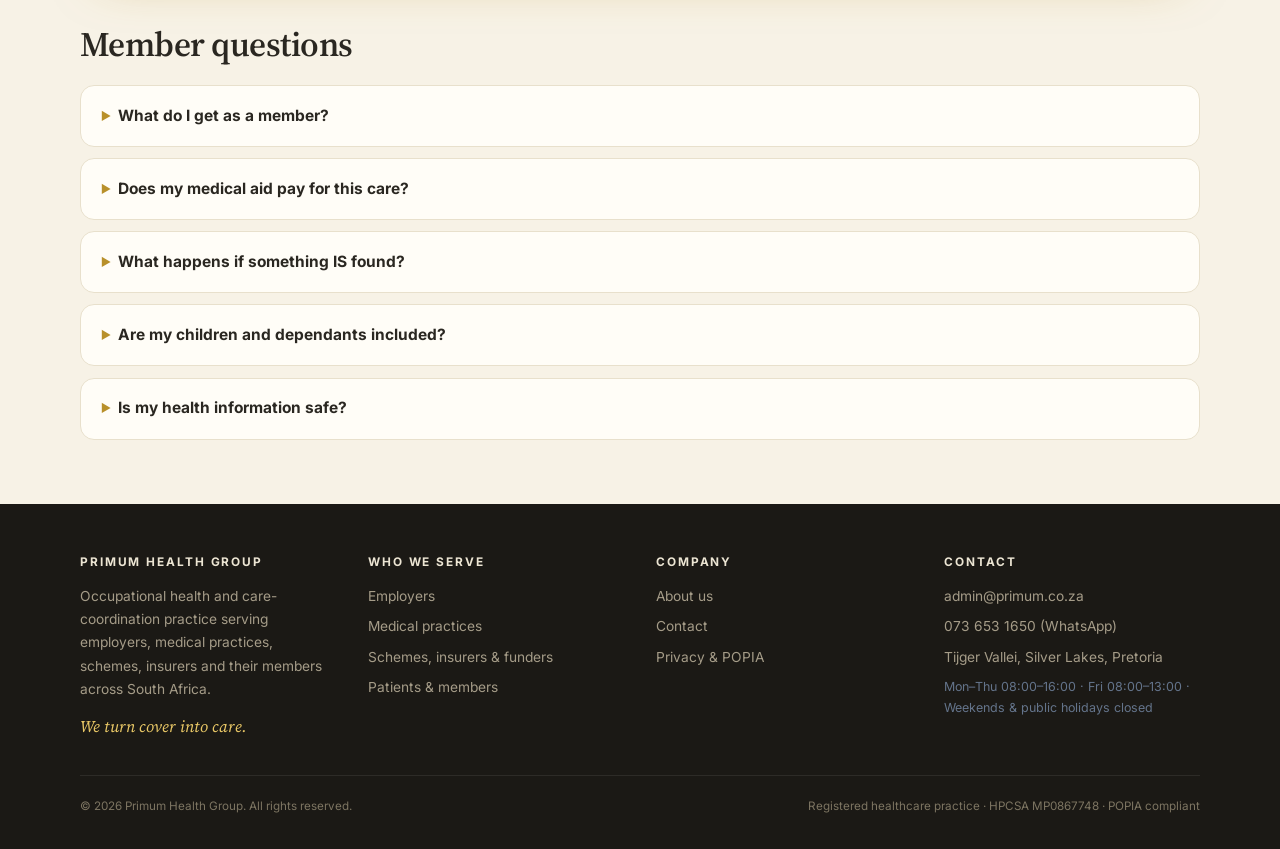
<file: members.html>
<!DOCTYPE html>
<html lang="en-ZA">
<head>
<meta charset="utf-8">
<meta name="viewport" content="width=device-width, initial-scale=1">
<title>Care Coordination for Patients & Members | Primum Health Group</title>
<meta name="description" content="A personal year plan of screenings, check-ups and chronic care built from your medical-aid benefits — with reminders so nothing gets missed.">
<link rel="canonical" href="https://www.primum.co.za/members.html">
<link rel="icon" type="image/jpeg" href="assets/logo.jpg">
<meta property="og:title" content="Care Coordination for Patients & Members | Primum Health Group">
<meta property="og:description" content="A personal year plan of screenings, check-ups and chronic care built from your medical-aid benefits — with reminders so nothing gets missed.">
<meta property="og:type" content="website">
<meta property="og:url" content="https://www.primum.co.za/members.html">
<meta property="og:image" content="https://www.primum.co.za/assets/logo.jpg">
<meta property="og:locale" content="en_ZA">
<meta property="og:site_name" content="Primum Health Group">
<meta name="twitter:card" content="summary">
<meta name="twitter:title" content="Care Coordination for Patients & Members | Primum Health Group">
<meta name="twitter:description" content="A personal year plan of screenings, check-ups and chronic care built from your medical-aid benefits — with reminders so nothing gets missed.">
<meta name="geo.region" content="ZA-GP">
<meta name="geo.placename" content="Pretoria">
<link rel="preconnect" href="https://fonts.googleapis.com">
<link rel="preconnect" href="https://fonts.gstatic.com" crossorigin>
<link href="https://fonts.googleapis.com/css2?family=Source+Serif+4:ital,opsz,wght@0,8..60,500;0,8..60,600;1,8..60,500&family=Inter:wght@400;600;700;800&display=swap" rel="stylesheet">
<link rel="stylesheet" href="assets/styles.css">
<script type="application/ld+json">{"@context": "https://schema.org", "@type": "FAQPage", "mainEntity": [{"@type": "Question", "name": "What do I get as a member?", "acceptedAnswer": {"@type": "Answer", "text": "A personal year plan: the check-ups, screenings, blood tests and chronic-care visits you and your dependants should have this year, scheduled month by month — with reminders. Much of it is already paid for by your medical aid; we make sure you actually receive it."}}, {"@type": "Question", "name": "Does my medical aid pay for this care?", "acceptedAnswer": {"@type": "Answer", "text": "Most of what we schedule is covered: preventive screenings from your plan's screening benefit, chronic care from the Chronic Disease List benefit the law requires your scheme to fund, and cancer care from the oncology benefit. Where something is not covered, we tell you the cost upfront — no surprises."}}, {"@type": "Question", "name": "What happens if something IS found?", "acceptedAnswer": {"@type": "Answer", "text": "That's exactly when you want us at your side. We coordinate the whole journey — the specialist referrals, the scheme authorisations, the treatment pathway, the follow-up schedule — so you can focus on getting well while we handle the system."}}, {"@type": "Question", "name": "Are my children and dependants included?", "acceptedAnswer": {"@type": "Answer", "text": "Yes. Your whole family on the plan is enrolled: childhood immunisation schedules, teenage and adult screenings, chronic care for a parent — everyone registered as your dependant is watched over."}}, {"@type": "Question", "name": "Is my health information safe?", "acceptedAnswer": {"@type": "Answer", "text": "Yes. We are POPIA compliant: your information is processed with your consent, access is role-based and audit-trailed, and we never share individual medical details with your employer."}}]}</script>
<script type="application/ld+json">{"@context": "https://schema.org", "@type": "BreadcrumbList", "itemListElement": [{"@type": "ListItem", "position": 1, "name": "Home", "item": "https://www.primum.co.za/"}, {"@type": "ListItem", "position": 2, "name": "For Patients & Members", "item": "https://www.primum.co.za/members.html"}]}</script>
</head>
<body>
<header>
  <div class="nav-wrap">
    <a class="brand" href="index.html">
      <img src="assets/logo.jpg" alt="Primum Health Group logo">
      <span><span class="brand-name">Primum Health Group</span><br><span class="brand-sub">Occupational Health &middot; Care Coordination</span></span>
    </a>
    <nav class="main-nav"><a href="index.html">Home</a><a href="employers.html">Employers</a><a href="practices.html">Practices</a><a href="schemes.html">Schemes</a><a href="members.html" class="active">Members</a><a href="about.html">About</a><a class="cta" href="contact.html">Contact us</a></nav>
  </div>
</header>
<main>

<div class="page-hero"><div class="section-inner"><h1>You look after everyone else. We look after you — and everyone you love on your plan.</h1><p>A personal year plan of check-ups, screenings and chronic care for you and your dependants, built from what your medical aid actually covers. We watch the calendar so you never have to wonder.</p></div></div>
<section><div class="section-inner">

  <div class="panel-dark">
    <p class="eyebrow" style="color:#e8c766">The uncomfortable truth</p>
    <h3>The most dangerous conditions are the <em>quiet</em> ones.</h3>
    <p>High blood pressure doesn't hurt — until the stroke. Diabetes doesn't hurt — until the kidneys, the eyes, the foot. Most cancers grow silently for years; found early they are often treatable, found late the options narrow fast. And the cruellest part? The screenings that catch these early are usually <b>already paid for by your medical aid</b> — they just never get booked. Missed check-ups don't feel like a risk. Until the year one of them mattered.</p>
    <div class="assure">
      <p><b style="color:#e8c766">This is what we take off your shoulders.</b> When you and your family are enrolled with Primum, someone is watching: every screening booked when it's due, every chronic condition tracked to target, every result followed up, every dependant — from your youngest child's immunisations to your parents' heart checks — on a schedule. If something is ever found, it's found <b>early</b>, and you won't face the system alone: we coordinate the specialists, the authorisations and the treatment pathway around you.</p>
    </div>
  </div>

  <div class="grid grid-3">
    <div class="card"><span class="tag">Prevention</span><h3>Caught early, not late</h3><p>The right screening for your age and stage — wellness checks, mammograms, pap smears, colon screening, PSA, HIV testing — booked on time, mostly free under your plan's screening benefit.</p></div>
    <div class="card"><span class="tag">Chronic care</span><h3>The quiet conditions, watched</h3><p>Blood pressure, diabetes, cholesterol, asthma, HIV and 20+ other chronic conditions monitored to protocol — so the silent ones never get the years they need to do damage.</p></div>
    <div class="card"><span class="tag">Cancer support</span><h3>Never alone in the system</h3><p>If cancer is found, a structured pathway wraps around you: getting you strong before surgery, supporting recovery after, and five years of vigilant follow-up — coordinated for you, step by step.</p></div>
  </div>
  <div class="cta-strip"><div><h3>Put your family on a watch list — the good kind.</h3><p>Join through your employer, your doctor's practice — or directly as an individual member.</p></div><a class="btn btn-navy" href="contact.html">Get in touch</a></div>
  <h2 class="section-title" style="margin-top:2.6rem">Member questions</h2>
  <details class="faq"><summary>What do I get as a member?</summary><p>A personal year plan: the check-ups, screenings, blood tests and chronic-care visits you and your dependants should have this year, scheduled month by month — with reminders. Much of it is already paid for by your medical aid; we make sure you actually receive it.</p></details><details class="faq"><summary>Does my medical aid pay for this care?</summary><p>Most of what we schedule is covered: preventive screenings from your plan's screening benefit, chronic care from the Chronic Disease List benefit the law requires your scheme to fund, and cancer care from the oncology benefit. Where something is not covered, we tell you the cost upfront — no surprises.</p></details><details class="faq"><summary>What happens if something IS found?</summary><p>That's exactly when you want us at your side. We coordinate the whole journey — the specialist referrals, the scheme authorisations, the treatment pathway, the follow-up schedule — so you can focus on getting well while we handle the system.</p></details><details class="faq"><summary>Are my children and dependants included?</summary><p>Yes. Your whole family on the plan is enrolled: childhood immunisation schedules, teenage and adult screenings, chronic care for a parent — everyone registered as your dependant is watched over.</p></details><details class="faq"><summary>Is my health information safe?</summary><p>Yes. We are POPIA compliant: your information is processed with your consent, access is role-based and audit-trailed, and we never share individual medical details with your employer.</p></details>
</div></section>

</main>
<footer>
  <div class="footer-inner">
    <div>
      <h4>Primum Health Group</h4>
      <p>Occupational health and care-coordination practice serving employers, medical practices, schemes, insurers and their members across South Africa.</p>
      <p class="tagline-sm">We turn cover into care.</p>
    </div>
    <div>
      <h4>Who we serve</h4>
      <ul>
        <li><a href="employers.html">Employers</a></li>
        <li><a href="practices.html">Medical practices</a></li>
        <li><a href="schemes.html">Schemes, insurers &amp; funders</a></li>
        <li><a href="members.html">Patients &amp; members</a></li>
      </ul>
    </div>
    <div>
      <h4>Company</h4>
      <ul>
        <li><a href="about.html">About us</a></li>
        <li><a href="contact.html">Contact</a></li>
        <li><a href="privacy.html">Privacy &amp; POPIA</a></li>
      </ul>
    </div>
    <div>
      <h4>Contact</h4>
      <ul>
        <li><a href="mailto:admin@primum.co.za">admin@primum.co.za</a></li>
        <li><a href="https://wa.me/27736531650">073 653 1650 (WhatsApp)</a></li>
        <li>Tijger Vallei, Silver Lakes, Pretoria</li>
        <li style="font-size:.78rem;color:#64748b">Mon–Thu 08:00–16:00 · Fri 08:00–13:00 · Weekends & public holidays closed</li>
      </ul>
    </div>
  </div>
  <div class="footer-bottom">
    <span>&copy; 2026 Primum Health Group. All rights reserved.</span>
    <span>Registered healthcare practice &middot; HPCSA MP0867748 &middot; POPIA compliant</span>
  </div>
</footer>
<script>
(function(){
  var els = document.querySelectorAll('.card, .band, .cta-strip, .panel-dark, details.faq');
  els.forEach(function(el){ el.classList.add('reveal'); });
  if (!('IntersectionObserver' in window)) { els.forEach(function(el){ el.classList.add('in'); }); return; }
  var io = new IntersectionObserver(function(entries){
    entries.forEach(function(e){ if (e.isIntersecting) { e.target.classList.add('in'); io.unobserve(e.target); } });
  }, { rootMargin: '0px 0px -8% 0px' });
  els.forEach(function(el){ io.observe(el); });
})();
</script>
</body>
</html>
</file>
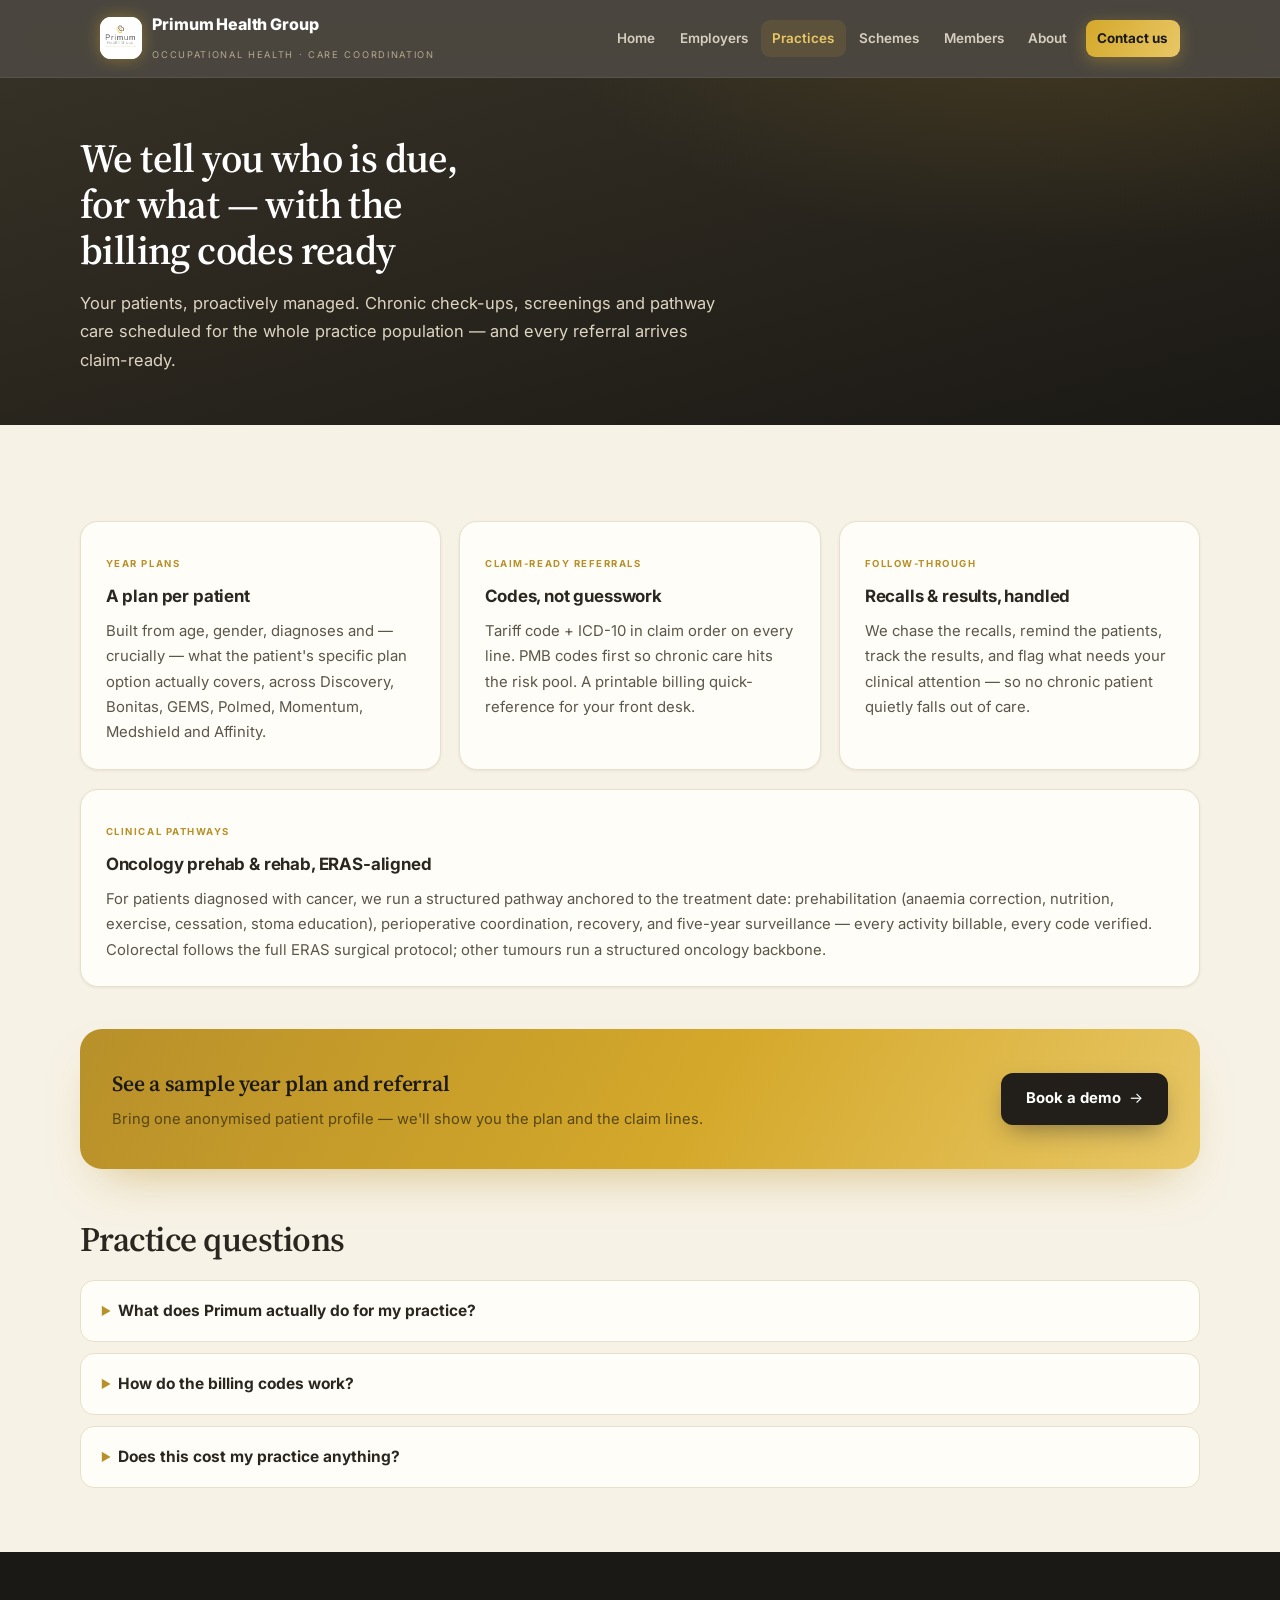
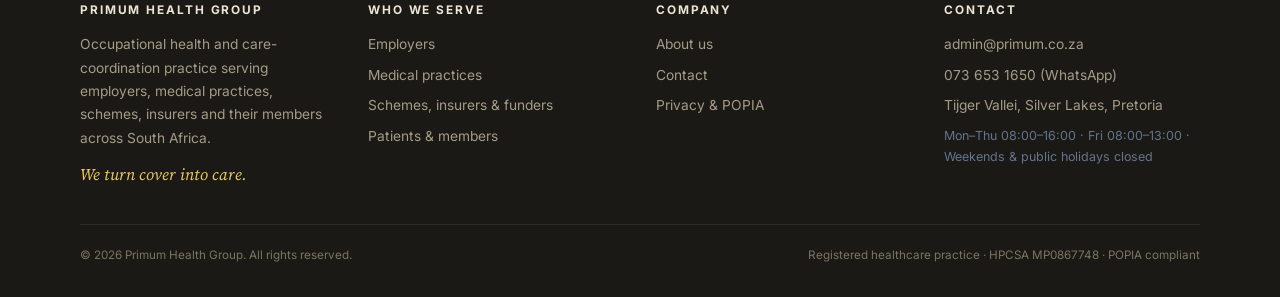
<file: practices.html>
<!DOCTYPE html>
<html lang="en-ZA">
<head>
<meta charset="utf-8">
<meta name="viewport" content="width=device-width, initial-scale=1">
<title>Care Coordination for Medical Practices — Claim-Ready Referrals | Primum Health Group</title>
<meta name="description" content="We manage your patient population: year plans per patient, recalls handled, referrals with tariff and ICD-10 codes ready for your billing system.">
<link rel="canonical" href="https://www.primum.co.za/practices.html">
<link rel="icon" type="image/jpeg" href="assets/logo.jpg">
<meta property="og:title" content="Care Coordination for Medical Practices — Claim-Ready Referrals | Primum Health Group">
<meta property="og:description" content="We manage your patient population: year plans per patient, recalls handled, referrals with tariff and ICD-10 codes ready for your billing system.">
<meta property="og:type" content="website">
<meta property="og:url" content="https://www.primum.co.za/practices.html">
<meta property="og:image" content="https://www.primum.co.za/assets/logo.jpg">
<meta property="og:locale" content="en_ZA">
<meta property="og:site_name" content="Primum Health Group">
<meta name="twitter:card" content="summary">
<meta name="twitter:title" content="Care Coordination for Medical Practices — Claim-Ready Referrals | Primum Health Group">
<meta name="twitter:description" content="We manage your patient population: year plans per patient, recalls handled, referrals with tariff and ICD-10 codes ready for your billing system.">
<meta name="geo.region" content="ZA-GP">
<meta name="geo.placename" content="Pretoria">
<link rel="preconnect" href="https://fonts.googleapis.com">
<link rel="preconnect" href="https://fonts.gstatic.com" crossorigin>
<link href="https://fonts.googleapis.com/css2?family=Source+Serif+4:ital,opsz,wght@0,8..60,500;0,8..60,600;1,8..60,500&family=Inter:wght@400;600;700;800&display=swap" rel="stylesheet">
<link rel="stylesheet" href="assets/styles.css">
<script type="application/ld+json">{"@context": "https://schema.org", "@type": "FAQPage", "mainEntity": [{"@type": "Question", "name": "What does Primum actually do for my practice?", "acceptedAnswer": {"@type": "Answer", "text": "We coordinate your patient population on your behalf. Every chronic and screening-eligible patient gets a year plan built from their actual medical-aid benefits; we handle recalls and reminders; and you receive referrals listing exactly who is due, for what, with the tariff codes and ICD-10 codes ready to capture in your billing system."}}, {"@type": "Question", "name": "How do the billing codes work?", "acceptedAnswer": {"@type": "Answer", "text": "Every activity we schedule carries the procedure/tariff code and the ICD-10 codes in the correct claim order — PMB codes first, so chronic and oncology claims route to the scheme's risk pool instead of the member's savings. Your reception captures the claim exactly as printed on our referral."}}, {"@type": "Question", "name": "Does this cost my practice anything?", "acceptedAnswer": {"@type": "Answer", "text": "The model is simple: your patients get more of the care they are already entitled to, your practice bills for that care, and the coordination is funded through the population arrangement. We'll walk you through the numbers for your patient base."}}]}</script>
<script type="application/ld+json">{"@context": "https://schema.org", "@type": "BreadcrumbList", "itemListElement": [{"@type": "ListItem", "position": 1, "name": "Home", "item": "https://www.primum.co.za/"}, {"@type": "ListItem", "position": 2, "name": "For Medical Practices", "item": "https://www.primum.co.za/practices.html"}]}</script>
</head>
<body>
<header>
  <div class="nav-wrap">
    <a class="brand" href="index.html">
      <img src="assets/logo.jpg" alt="Primum Health Group logo">
      <span><span class="brand-name">Primum Health Group</span><br><span class="brand-sub">Occupational Health &middot; Care Coordination</span></span>
    </a>
    <nav class="main-nav"><a href="index.html">Home</a><a href="employers.html">Employers</a><a href="practices.html" class="active">Practices</a><a href="schemes.html">Schemes</a><a href="members.html">Members</a><a href="about.html">About</a><a class="cta" href="contact.html">Contact us</a></nav>
  </div>
</header>
<main>

<div class="page-hero"><div class="section-inner"><h1>We tell you who is due, for what — with the billing codes ready</h1><p>Your patients, proactively managed. Chronic check-ups, screenings and pathway care scheduled for the whole practice population — and every referral arrives claim-ready.</p></div></div>
<section><div class="section-inner">
  <div class="grid grid-3">
    <div class="card"><span class="tag">Year plans</span><h3>A plan per patient</h3><p>Built from age, gender, diagnoses and — crucially — what the patient's specific plan option actually covers, across Discovery, Bonitas, GEMS, Polmed, Momentum, Medshield and Affinity.</p></div>
    <div class="card"><span class="tag">Claim-ready referrals</span><h3>Codes, not guesswork</h3><p>Tariff code + ICD-10 in claim order on every line. PMB codes first so chronic care hits the risk pool. A printable billing quick-reference for your front desk.</p></div>
    <div class="card"><span class="tag">Follow-through</span><h3>Recalls &amp; results, handled</h3><p>We chase the recalls, remind the patients, track the results, and flag what needs your clinical attention — so no chronic patient quietly falls out of care.</p></div>
  </div>
  <div class="card" style="margin-top:1.2rem"><span class="tag">Clinical pathways</span><h3>Oncology prehab &amp; rehab, ERAS-aligned</h3><p>For patients diagnosed with cancer, we run a structured pathway anchored to the treatment date: prehabilitation (anaemia correction, nutrition, exercise, cessation, stoma education), perioperative coordination, recovery, and five-year surveillance — every activity billable, every code verified. Colorectal follows the full ERAS surgical protocol; other tumours run a structured oncology backbone.</p></div>
  <div class="cta-strip"><div><h3>See a sample year plan and referral</h3><p>Bring one anonymised patient profile — we'll show you the plan and the claim lines.</p></div><a class="btn btn-navy" href="contact.html">Book a demo</a></div>
  <h2 class="section-title" style="margin-top:2.6rem">Practice questions</h2>
  <details class="faq"><summary>What does Primum actually do for my practice?</summary><p>We coordinate your patient population on your behalf. Every chronic and screening-eligible patient gets a year plan built from their actual medical-aid benefits; we handle recalls and reminders; and you receive referrals listing exactly who is due, for what, with the tariff codes and ICD-10 codes ready to capture in your billing system.</p></details><details class="faq"><summary>How do the billing codes work?</summary><p>Every activity we schedule carries the procedure/tariff code and the ICD-10 codes in the correct claim order — PMB codes first, so chronic and oncology claims route to the scheme's risk pool instead of the member's savings. Your reception captures the claim exactly as printed on our referral.</p></details><details class="faq"><summary>Does this cost my practice anything?</summary><p>The model is simple: your patients get more of the care they are already entitled to, your practice bills for that care, and the coordination is funded through the population arrangement. We'll walk you through the numbers for your patient base.</p></details>
</div></section>

</main>
<footer>
  <div class="footer-inner">
    <div>
      <h4>Primum Health Group</h4>
      <p>Occupational health and care-coordination practice serving employers, medical practices, schemes, insurers and their members across South Africa.</p>
      <p class="tagline-sm">We turn cover into care.</p>
    </div>
    <div>
      <h4>Who we serve</h4>
      <ul>
        <li><a href="employers.html">Employers</a></li>
        <li><a href="practices.html">Medical practices</a></li>
        <li><a href="schemes.html">Schemes, insurers &amp; funders</a></li>
        <li><a href="members.html">Patients &amp; members</a></li>
      </ul>
    </div>
    <div>
      <h4>Company</h4>
      <ul>
        <li><a href="about.html">About us</a></li>
        <li><a href="contact.html">Contact</a></li>
        <li><a href="privacy.html">Privacy &amp; POPIA</a></li>
      </ul>
    </div>
    <div>
      <h4>Contact</h4>
      <ul>
        <li><a href="mailto:admin@primum.co.za">admin@primum.co.za</a></li>
        <li><a href="https://wa.me/27736531650">073 653 1650 (WhatsApp)</a></li>
        <li>Tijger Vallei, Silver Lakes, Pretoria</li>
        <li style="font-size:.78rem;color:#64748b">Mon–Thu 08:00–16:00 · Fri 08:00–13:00 · Weekends & public holidays closed</li>
      </ul>
    </div>
  </div>
  <div class="footer-bottom">
    <span>&copy; 2026 Primum Health Group. All rights reserved.</span>
    <span>Registered healthcare practice &middot; HPCSA MP0867748 &middot; POPIA compliant</span>
  </div>
</footer>
<script>
(function(){
  var els = document.querySelectorAll('.card, .band, .cta-strip, .panel-dark, details.faq');
  els.forEach(function(el){ el.classList.add('reveal'); });
  if (!('IntersectionObserver' in window)) { els.forEach(function(el){ el.classList.add('in'); }); return; }
  var io = new IntersectionObserver(function(entries){
    entries.forEach(function(e){ if (e.isIntersecting) { e.target.classList.add('in'); io.unobserve(e.target); } });
  }, { rootMargin: '0px 0px -8% 0px' });
  els.forEach(function(el){ io.observe(el); });
})();
</script>
</body>
</html>
</file>
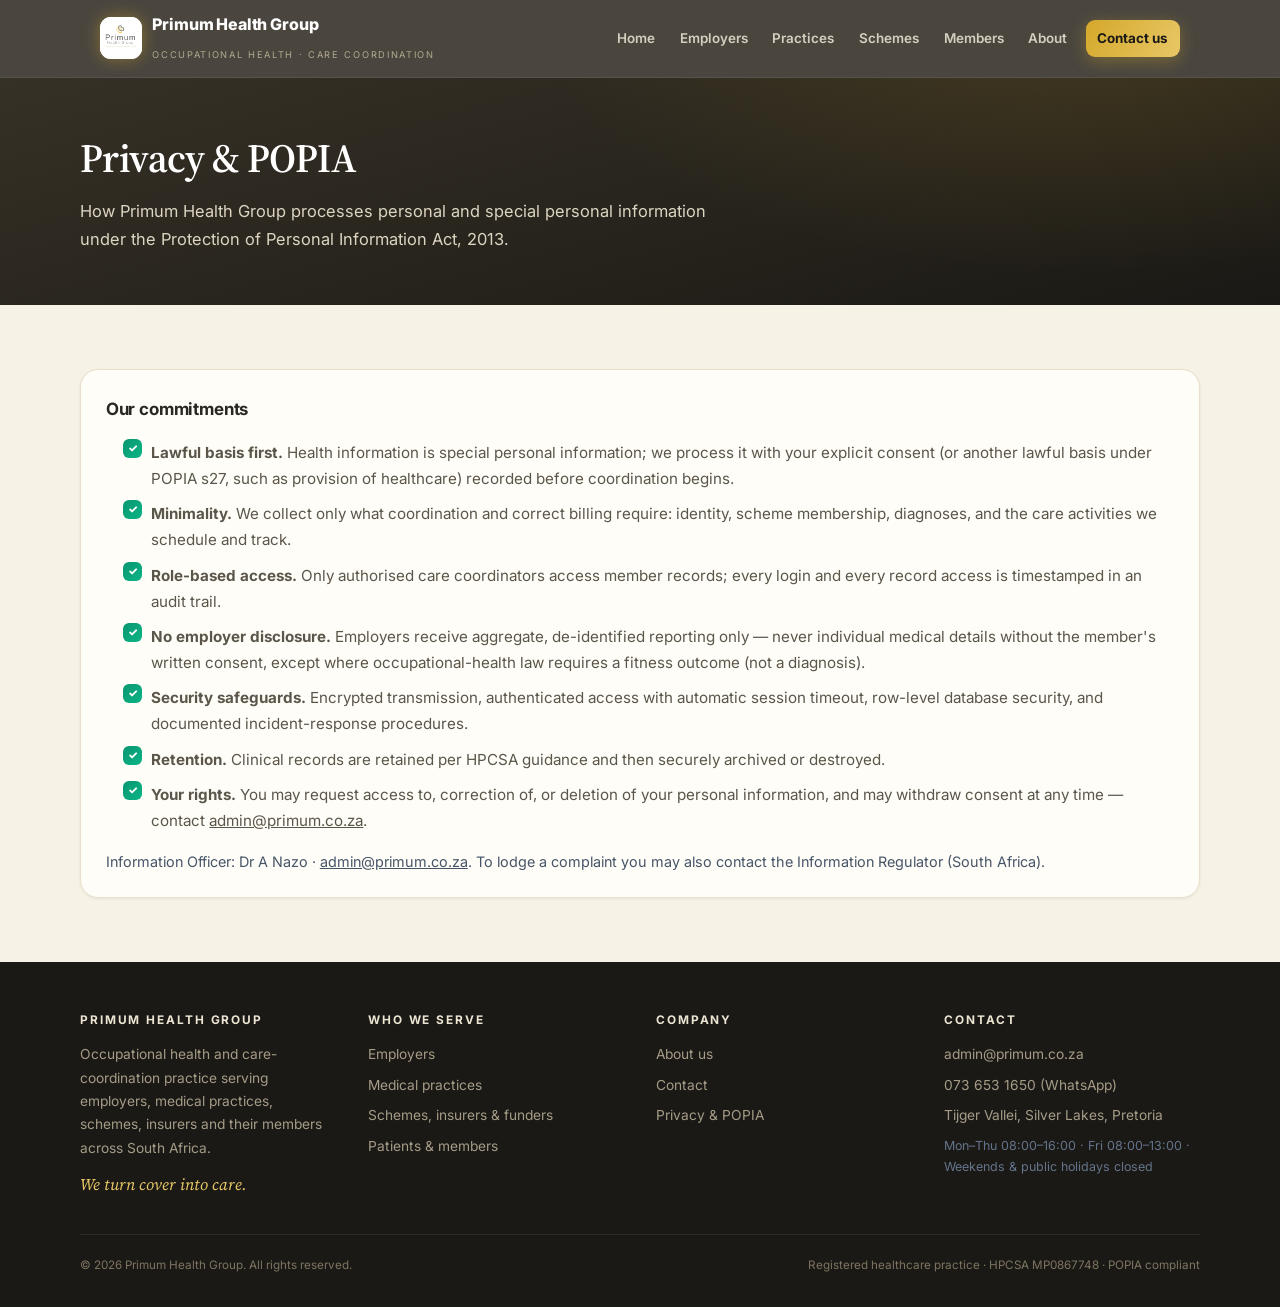
<file: privacy.html>
<!DOCTYPE html>
<html lang="en-ZA">
<head>
<meta charset="utf-8">
<meta name="viewport" content="width=device-width, initial-scale=1">
<title>Privacy & POPIA | Primum Health Group</title>
<meta name="description" content="How Primum Health Group processes personal and health information under POPIA: consent-first, role-based access, audit-trailed, employer-blind reporting.">
<link rel="canonical" href="https://www.primum.co.za/privacy.html">
<link rel="icon" type="image/jpeg" href="assets/logo.jpg">
<meta property="og:title" content="Privacy & POPIA | Primum Health Group">
<meta property="og:description" content="How Primum Health Group processes personal and health information under POPIA: consent-first, role-based access, audit-trailed, employer-blind reporting.">
<meta property="og:type" content="website">
<meta property="og:url" content="https://www.primum.co.za/privacy.html">
<meta property="og:image" content="https://www.primum.co.za/assets/logo.jpg">
<meta property="og:locale" content="en_ZA">
<meta property="og:site_name" content="Primum Health Group">
<meta name="twitter:card" content="summary">
<meta name="twitter:title" content="Privacy & POPIA | Primum Health Group">
<meta name="twitter:description" content="How Primum Health Group processes personal and health information under POPIA: consent-first, role-based access, audit-trailed, employer-blind reporting.">
<meta name="geo.region" content="ZA-GP">
<meta name="geo.placename" content="Pretoria">
<link rel="preconnect" href="https://fonts.googleapis.com">
<link rel="preconnect" href="https://fonts.gstatic.com" crossorigin>
<link href="https://fonts.googleapis.com/css2?family=Source+Serif+4:ital,opsz,wght@0,8..60,500;0,8..60,600;1,8..60,500&family=Inter:wght@400;600;700;800&display=swap" rel="stylesheet">
<link rel="stylesheet" href="assets/styles.css">
<script type="application/ld+json">{"@context": "https://schema.org", "@type": "BreadcrumbList", "itemListElement": [{"@type": "ListItem", "position": 1, "name": "Home", "item": "https://www.primum.co.za/"}, {"@type": "ListItem", "position": 2, "name": "Privacy (POPIA)", "item": "https://www.primum.co.za/privacy.html"}]}</script>
</head>
<body>
<header>
  <div class="nav-wrap">
    <a class="brand" href="index.html">
      <img src="assets/logo.jpg" alt="Primum Health Group logo">
      <span><span class="brand-name">Primum Health Group</span><br><span class="brand-sub">Occupational Health &middot; Care Coordination</span></span>
    </a>
    <nav class="main-nav"><a href="index.html">Home</a><a href="employers.html">Employers</a><a href="practices.html">Practices</a><a href="schemes.html">Schemes</a><a href="members.html">Members</a><a href="about.html">About</a><a class="cta" href="contact.html">Contact us</a></nav>
  </div>
</header>
<main>

<div class="page-hero"><div class="section-inner"><h1>Privacy &amp; POPIA</h1><p>How Primum Health Group processes personal and special personal information under the Protection of Personal Information Act, 2013.</p></div></div>
<section><div class="section-inner">
  <div class="card">
    <h3>Our commitments</h3>
    <ul class="checks">
      <li><b>Lawful basis first.</b> Health information is special personal information; we process it with your explicit consent (or another lawful basis under POPIA s27, such as provision of healthcare) recorded before coordination begins.</li>
      <li><b>Minimality.</b> We collect only what coordination and correct billing require: identity, scheme membership, diagnoses, and the care activities we schedule and track.</li>
      <li><b>Role-based access.</b> Only authorised care coordinators access member records; every login and every record access is timestamped in an audit trail.</li>
      <li><b>No employer disclosure.</b> Employers receive aggregate, de-identified reporting only — never individual medical details without the member's written consent, except where occupational-health law requires a fitness outcome (not a diagnosis).</li>
      <li><b>Security safeguards.</b> Encrypted transmission, authenticated access with automatic session timeout, row-level database security, and documented incident-response procedures.</li>
      <li><b>Retention.</b> Clinical records are retained per HPCSA guidance and then securely archived or destroyed.</li>
      <li><b>Your rights.</b> You may request access to, correction of, or deletion of your personal information, and may withdraw consent at any time — contact <a href="mailto:admin@primum.co.za">admin@primum.co.za</a>.</li>
    </ul>
    <p style="margin-top:1rem;font-size:.9rem;color:#475569">Information Officer: Dr A Nazo &middot; <a href="mailto:admin@primum.co.za">admin@primum.co.za</a>. To lodge a complaint you may also contact the Information Regulator (South Africa).</p>
  </div>
</div></section>

</main>
<footer>
  <div class="footer-inner">
    <div>
      <h4>Primum Health Group</h4>
      <p>Occupational health and care-coordination practice serving employers, medical practices, schemes, insurers and their members across South Africa.</p>
      <p class="tagline-sm">We turn cover into care.</p>
    </div>
    <div>
      <h4>Who we serve</h4>
      <ul>
        <li><a href="employers.html">Employers</a></li>
        <li><a href="practices.html">Medical practices</a></li>
        <li><a href="schemes.html">Schemes, insurers &amp; funders</a></li>
        <li><a href="members.html">Patients &amp; members</a></li>
      </ul>
    </div>
    <div>
      <h4>Company</h4>
      <ul>
        <li><a href="about.html">About us</a></li>
        <li><a href="contact.html">Contact</a></li>
        <li><a href="privacy.html">Privacy &amp; POPIA</a></li>
      </ul>
    </div>
    <div>
      <h4>Contact</h4>
      <ul>
        <li><a href="mailto:admin@primum.co.za">admin@primum.co.za</a></li>
        <li><a href="https://wa.me/27736531650">073 653 1650 (WhatsApp)</a></li>
        <li>Tijger Vallei, Silver Lakes, Pretoria</li>
        <li style="font-size:.78rem;color:#64748b">Mon–Thu 08:00–16:00 · Fri 08:00–13:00 · Weekends & public holidays closed</li>
      </ul>
    </div>
  </div>
  <div class="footer-bottom">
    <span>&copy; 2026 Primum Health Group. All rights reserved.</span>
    <span>Registered healthcare practice &middot; HPCSA MP0867748 &middot; POPIA compliant</span>
  </div>
</footer>
<script>
(function(){
  var els = document.querySelectorAll('.card, .band, .cta-strip, .panel-dark, details.faq');
  els.forEach(function(el){ el.classList.add('reveal'); });
  if (!('IntersectionObserver' in window)) { els.forEach(function(el){ el.classList.add('in'); }); return; }
  var io = new IntersectionObserver(function(entries){
    entries.forEach(function(e){ if (e.isIntersecting) { e.target.classList.add('in'); io.unobserve(e.target); } });
  }, { rootMargin: '0px 0px -8% 0px' });
  els.forEach(function(el){ io.observe(el); });
})();
</script>
</body>
</html>
</file>
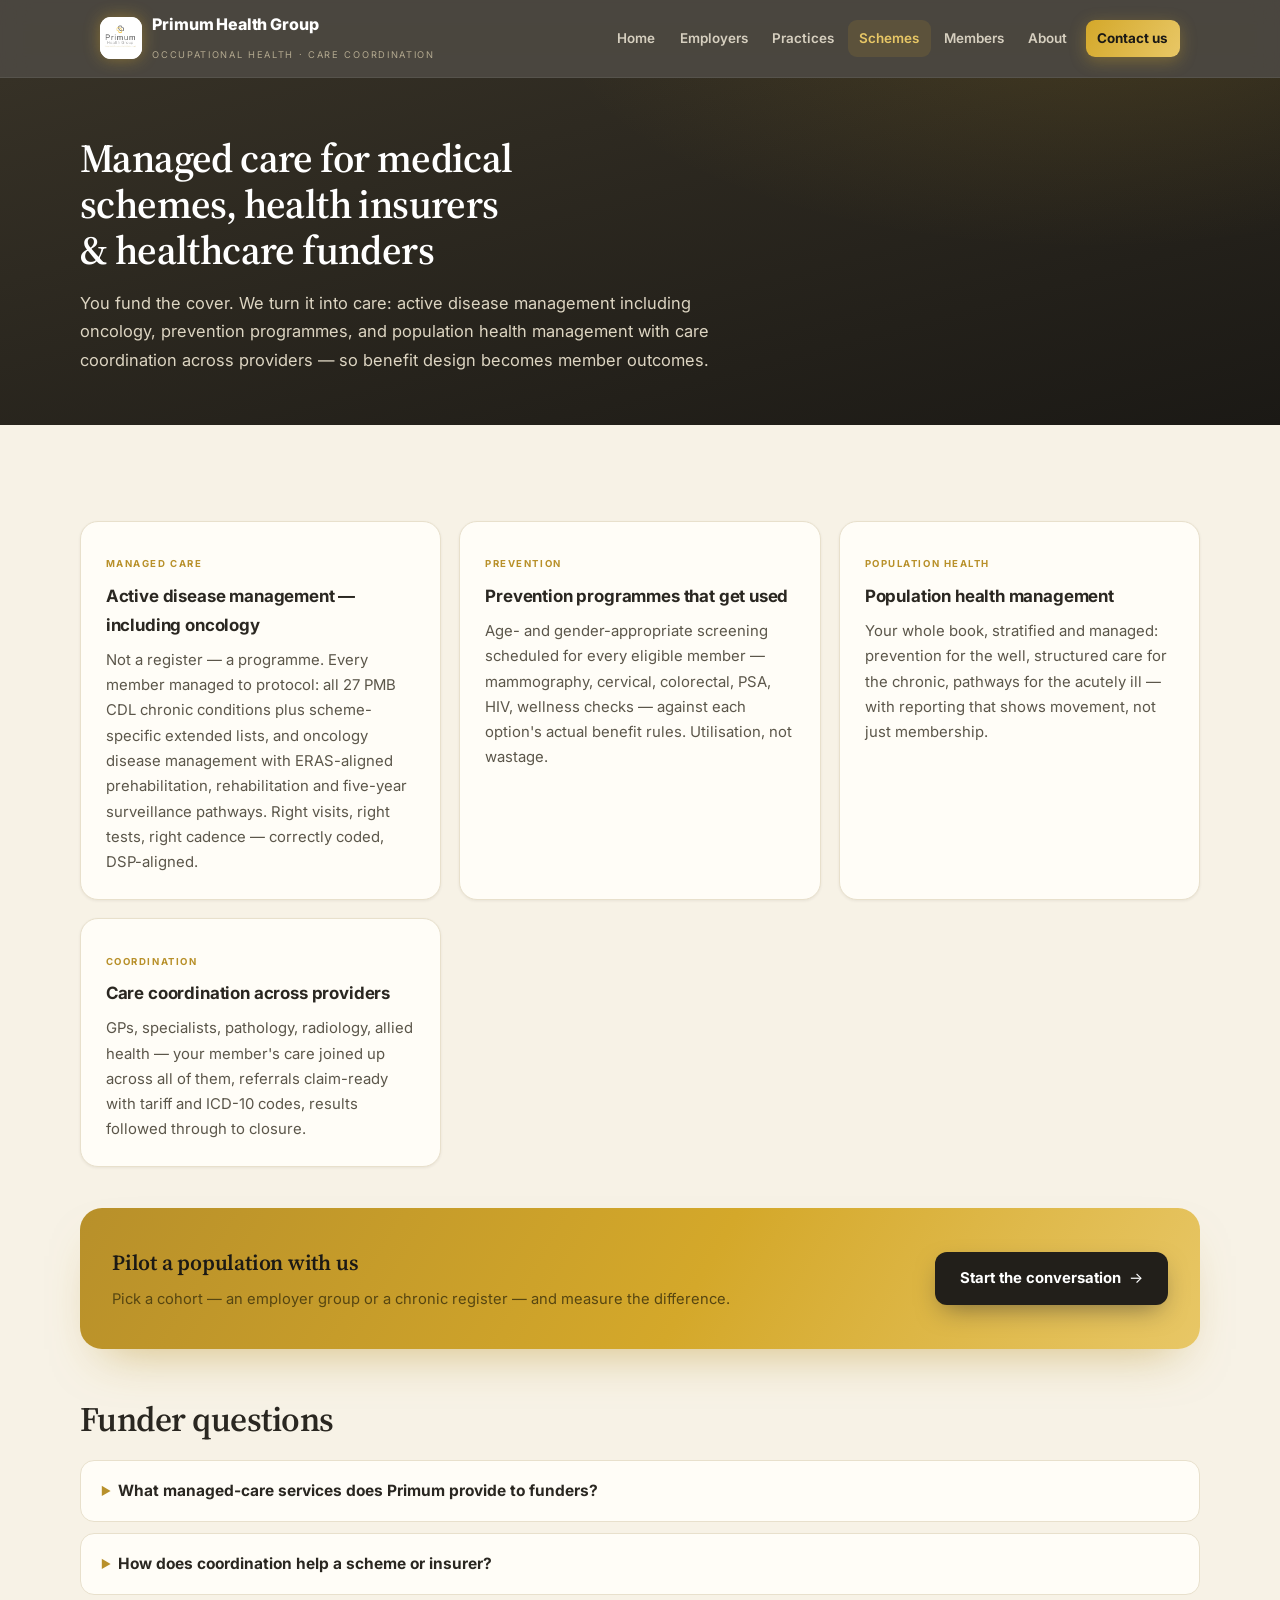
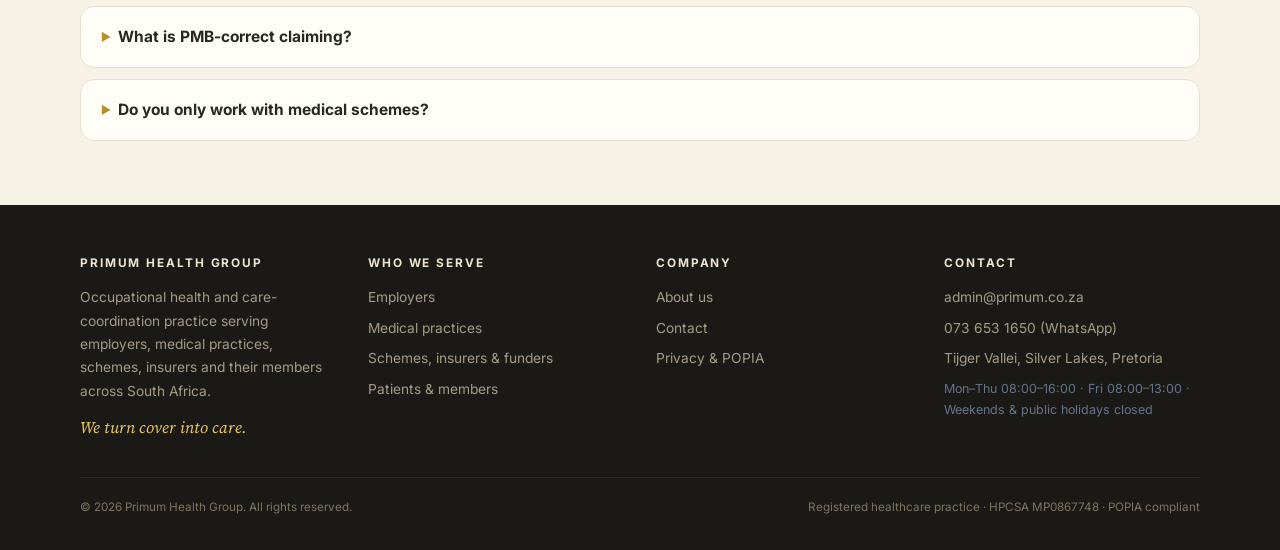
<file: schemes.html>
<!DOCTYPE html>
<html lang="en-ZA">
<head>
<meta charset="utf-8">
<meta name="viewport" content="width=device-width, initial-scale=1">
<title>Managed Care for Medical Schemes & Health Insurers | Primum Health Group</title>
<meta name="description" content="Managed care for medical schemes, health insurers and healthcare funders: active disease management including oncology, prevention programmes, population health management and care coordination across providers.">
<link rel="canonical" href="https://www.primum.co.za/schemes.html">
<link rel="icon" type="image/jpeg" href="assets/logo.jpg">
<meta property="og:title" content="Managed Care for Medical Schemes & Health Insurers | Primum Health Group">
<meta property="og:description" content="Managed care for medical schemes, health insurers and healthcare funders: active disease management including oncology, prevention programmes, population health management and care coordination across providers.">
<meta property="og:type" content="website">
<meta property="og:url" content="https://www.primum.co.za/schemes.html">
<meta property="og:image" content="https://www.primum.co.za/assets/logo.jpg">
<meta property="og:locale" content="en_ZA">
<meta property="og:site_name" content="Primum Health Group">
<meta name="twitter:card" content="summary">
<meta name="twitter:title" content="Managed Care for Medical Schemes & Health Insurers | Primum Health Group">
<meta name="twitter:description" content="Managed care for medical schemes, health insurers and healthcare funders: active disease management including oncology, prevention programmes, population health management and care coordination across providers.">
<meta name="geo.region" content="ZA-GP">
<meta name="geo.placename" content="Pretoria">
<link rel="preconnect" href="https://fonts.googleapis.com">
<link rel="preconnect" href="https://fonts.gstatic.com" crossorigin>
<link href="https://fonts.googleapis.com/css2?family=Source+Serif+4:ital,opsz,wght@0,8..60,500;0,8..60,600;1,8..60,500&family=Inter:wght@400;600;700;800&display=swap" rel="stylesheet">
<link rel="stylesheet" href="assets/styles.css">
<script type="application/ld+json">{"@context": "https://schema.org", "@type": "FAQPage", "mainEntity": [{"@type": "Question", "name": "What managed-care services does Primum provide to funders?", "acceptedAnswer": {"@type": "Answer", "text": "Four core services for medical schemes, health insurers and other healthcare funders: active disease management including oncology (members managed to protocol, not just registered), prevention and screening programmes that members actually use, population health management across your book, and care coordination across the providers who treat your members."}}, {"@type": "Question", "name": "How does coordination help a scheme or insurer?", "acceptedAnswer": {"@type": "Answer", "text": "Members who receive their preventive screenings and structured chronic care cost less over time and claim more correctly. We drive utilisation of the benefits you already fund — screening baskets, chronic programmes, oncology benefits — with PMB-correct coding that keeps claims clean."}}, {"@type": "Question", "name": "What is PMB-correct claiming?", "acceptedAnswer": {"@type": "Answer", "text": "Prescribed Minimum Benefit conditions must by law be funded from scheme risk. We ensure every chronic and oncology claim carries the PMB ICD-10 code in the primary position, so claims route correctly the first time — fewer rejections, fewer member complaints, cleaner data."}}, {"@type": "Question", "name": "Do you only work with medical schemes?", "acceptedAnswer": {"@type": "Answer", "text": "No — we provide managed care for medical schemes, health insurance products and other healthcare funders: employer self-funded arrangements, bargaining-council funds and administrators. The coordination model adapts to each funding environment."}}]}</script>
<script type="application/ld+json">{"@context": "https://schema.org", "@type": "BreadcrumbList", "itemListElement": [{"@type": "ListItem", "position": 1, "name": "Home", "item": "https://www.primum.co.za/"}, {"@type": "ListItem", "position": 2, "name": "For Schemes & Insurers", "item": "https://www.primum.co.za/schemes.html"}]}</script>
</head>
<body>
<header>
  <div class="nav-wrap">
    <a class="brand" href="index.html">
      <img src="assets/logo.jpg" alt="Primum Health Group logo">
      <span><span class="brand-name">Primum Health Group</span><br><span class="brand-sub">Occupational Health &middot; Care Coordination</span></span>
    </a>
    <nav class="main-nav"><a href="index.html">Home</a><a href="employers.html">Employers</a><a href="practices.html">Practices</a><a href="schemes.html" class="active">Schemes</a><a href="members.html">Members</a><a href="about.html">About</a><a class="cta" href="contact.html">Contact us</a></nav>
  </div>
</header>
<main>

<div class="page-hero"><div class="section-inner"><h1>Managed care for medical schemes, health insurers &amp; healthcare funders</h1><p>You fund the cover. We turn it into care: active disease management including oncology, prevention programmes, and population health management with care coordination across providers — so benefit design becomes member outcomes.</p></div></div>
<section><div class="section-inner">
  <div class="grid grid-2">
    <div class="card"><span class="tag">Managed care</span><h3>Active disease management — including oncology</h3><p>Not a register — a programme. Every member managed to protocol: all 27 PMB CDL chronic conditions plus scheme-specific extended lists, and oncology disease management with ERAS-aligned prehabilitation, rehabilitation and five-year surveillance pathways. Right visits, right tests, right cadence — correctly coded, DSP-aligned.</p></div>
    <div class="card"><span class="tag">Prevention</span><h3>Prevention programmes that get used</h3><p>Age- and gender-appropriate screening scheduled for every eligible member — mammography, cervical, colorectal, PSA, HIV, wellness checks — against each option's actual benefit rules. Utilisation, not wastage.</p></div>
    <div class="card"><span class="tag">Population health</span><h3>Population health management</h3><p>Your whole book, stratified and managed: prevention for the well, structured care for the chronic, pathways for the acutely ill — with reporting that shows movement, not just membership.</p></div>
    <div class="card"><span class="tag">Coordination</span><h3>Care coordination across providers</h3><p>GPs, specialists, pathology, radiology, allied health — your member's care joined up across all of them, referrals claim-ready with tariff and ICD-10 codes, results followed through to closure.</p></div>
  </div>
  <div class="cta-strip"><div><h3>Pilot a population with us</h3><p>Pick a cohort — an employer group or a chronic register — and measure the difference.</p></div><a class="btn btn-navy" href="contact.html">Start the conversation</a></div>
  <h2 class="section-title" style="margin-top:2.6rem">Funder questions</h2>
  <details class="faq"><summary>What managed-care services does Primum provide to funders?</summary><p>Four core services for medical schemes, health insurers and other healthcare funders: active disease management including oncology (members managed to protocol, not just registered), prevention and screening programmes that members actually use, population health management across your book, and care coordination across the providers who treat your members.</p></details><details class="faq"><summary>How does coordination help a scheme or insurer?</summary><p>Members who receive their preventive screenings and structured chronic care cost less over time and claim more correctly. We drive utilisation of the benefits you already fund — screening baskets, chronic programmes, oncology benefits — with PMB-correct coding that keeps claims clean.</p></details><details class="faq"><summary>What is PMB-correct claiming?</summary><p>Prescribed Minimum Benefit conditions must by law be funded from scheme risk. We ensure every chronic and oncology claim carries the PMB ICD-10 code in the primary position, so claims route correctly the first time — fewer rejections, fewer member complaints, cleaner data.</p></details><details class="faq"><summary>Do you only work with medical schemes?</summary><p>No — we provide managed care for medical schemes, health insurance products and other healthcare funders: employer self-funded arrangements, bargaining-council funds and administrators. The coordination model adapts to each funding environment.</p></details>
</div></section>

</main>
<footer>
  <div class="footer-inner">
    <div>
      <h4>Primum Health Group</h4>
      <p>Occupational health and care-coordination practice serving employers, medical practices, schemes, insurers and their members across South Africa.</p>
      <p class="tagline-sm">We turn cover into care.</p>
    </div>
    <div>
      <h4>Who we serve</h4>
      <ul>
        <li><a href="employers.html">Employers</a></li>
        <li><a href="practices.html">Medical practices</a></li>
        <li><a href="schemes.html">Schemes, insurers &amp; funders</a></li>
        <li><a href="members.html">Patients &amp; members</a></li>
      </ul>
    </div>
    <div>
      <h4>Company</h4>
      <ul>
        <li><a href="about.html">About us</a></li>
        <li><a href="contact.html">Contact</a></li>
        <li><a href="privacy.html">Privacy &amp; POPIA</a></li>
      </ul>
    </div>
    <div>
      <h4>Contact</h4>
      <ul>
        <li><a href="mailto:admin@primum.co.za">admin@primum.co.za</a></li>
        <li><a href="https://wa.me/27736531650">073 653 1650 (WhatsApp)</a></li>
        <li>Tijger Vallei, Silver Lakes, Pretoria</li>
        <li style="font-size:.78rem;color:#64748b">Mon–Thu 08:00–16:00 · Fri 08:00–13:00 · Weekends & public holidays closed</li>
      </ul>
    </div>
  </div>
  <div class="footer-bottom">
    <span>&copy; 2026 Primum Health Group. All rights reserved.</span>
    <span>Registered healthcare practice &middot; HPCSA MP0867748 &middot; POPIA compliant</span>
  </div>
</footer>
<script>
(function(){
  var els = document.querySelectorAll('.card, .band, .cta-strip, .panel-dark, details.faq');
  els.forEach(function(el){ el.classList.add('reveal'); });
  if (!('IntersectionObserver' in window)) { els.forEach(function(el){ el.classList.add('in'); }); return; }
  var io = new IntersectionObserver(function(entries){
    entries.forEach(function(e){ if (e.isIntersecting) { e.target.classList.add('in'); io.unobserve(e.target); } });
  }, { rootMargin: '0px 0px -8% 0px' });
  els.forEach(function(el){ io.observe(el); });
})();
</script>
</body>
</html>
</file>
<file: assets/styles.css>
/* Primum Health Group — design system v2
   Brand: deep navy + gold. Type: Fraunces (display) + Inter (text). */
:root {
  --navy-950: #1b1915;
  --navy-900: #221f1a;
  --navy-800: #2a2721;
  --navy-700: #363126;
  --gold: #d4a82a;
  --gold-soft: #e8c766;
  --gold-deep: #b8902a;
  --ink: #26241e;
  --slate: #5b564a;
  --slate-light: #a89f8b;
  --bg: #f7f2e6;
  --card: #fffdf7;
  --line: #e8e0cc;
  --emerald: #0a9670;
  --max: 1120px;
  --radius: 18px;
  --shadow-sm: 0 1px 3px rgba(38,33,20,.07);
  --shadow-lg: 0 18px 40px -18px rgba(38,33,20,.38);
  --font-display: 'Source Serif 4', Georgia, 'Times New Roman', serif;
  --font-text: 'Inter', 'Segoe UI', system-ui, -apple-system, sans-serif;
}
* { margin: 0; padding: 0; box-sizing: border-box; }
html { scroll-behavior: smooth; }
body {
  font-family: var(--font-text);
  color: var(--ink);
  background: var(--bg);
  line-height: 1.7;
  font-size: 16.5px;
  -webkit-font-smoothing: antialiased;
}
img { max-width: 100%; }
a { color: inherit; }
::selection { background: rgba(212,168,42,.3); }

/* ── Header — glass ─────────────────────────────── */
header {
  position: sticky; top: 0; z-index: 50;
  background: rgba(30,27,22,.8);
  backdrop-filter: blur(14px) saturate(1.3);
  -webkit-backdrop-filter: blur(14px) saturate(1.3);
  color: #fff;
  border-bottom: 1px solid rgba(255,255,255,.07);
}
.nav-wrap {
  max-width: var(--max); margin: 0 auto; padding: .65rem 1.25rem;
  display: flex; align-items: center; gap: 1rem; flex-wrap: wrap;
}
.brand { display: flex; align-items: center; gap: .65rem; text-decoration: none; }
.brand img {
  width: 42px; height: 42px; border-radius: 11px; background: #fff; object-fit: contain;
  box-shadow: 0 0 16px rgba(212,168,42,.45);
}
.brand-name { font-weight: 800; font-size: 1rem; letter-spacing: -.01em; line-height: 1.15; }
.brand-sub { font-size: .58rem; text-transform: uppercase; letter-spacing: .18em; color: #b3a98f; }
nav.main-nav { margin-left: auto; display: flex; gap: .1rem; flex-wrap: wrap; align-items: center; }
nav.main-nav a {
  color: #d6cfbf; text-decoration: none; font-size: .84rem; font-weight: 600;
  padding: .45rem .72rem; border-radius: 9px; transition: all .15s;
}
nav.main-nav a:hover { color: #fff; background: rgba(255,255,255,.09); }
nav.main-nav a.active { color: var(--gold-soft); background: rgba(212,168,42,.13); }
nav.main-nav a.cta {
  margin-left: .35rem;
  color: var(--navy-950); font-weight: 700;
  background: linear-gradient(120deg, var(--gold), var(--gold-soft));
  box-shadow: 0 4px 16px rgba(212,168,42,.35);
}
nav.main-nav a.cta:hover { filter: brightness(1.06); }

/* ── Hero ───────────────────────────────────────── */
.hero {
  position: relative; overflow: hidden;
  background:
    url('hero-ec.svg') bottom center / cover no-repeat,
    radial-gradient(1100px 520px at 18% -12%, rgba(212,168,42,.16), transparent 60%),
    linear-gradient(168deg, var(--navy-700) 0%, var(--navy-950) 78%);
  color: #fff;
  padding: 5rem 1.25rem 13rem;
}
.hero-inner { max-width: var(--max); margin: 0 auto; position: relative; }
.hero .kicker {
  display: inline-flex; align-items: center; gap: .5rem;
  font-size: .68rem; font-weight: 700; text-transform: uppercase; letter-spacing: .2em;
  color: var(--gold-soft);
  border: 1px solid rgba(212,168,42,.35); background: rgba(212,168,42,.07);
  border-radius: 999px; padding: .38rem 1rem; margin-bottom: 1.4rem;
}
.hero .kicker::before { content: ''; width: 7px; height: 7px; border-radius: 99px; background: var(--gold); box-shadow: 0 0 10px var(--gold); }
.hero h1 {
  font-family: var(--font-display);
  font-weight: 600;
  font-size: clamp(2rem, 5vw, 3.4rem);
  line-height: 1.12; letter-spacing: -.015em; max-width: 22ch;
  text-wrap: balance;
}
.hero h1 em { font-style: italic; color: var(--gold-soft); }
.hero p.lead {
  margin-top: 1.3rem; max-width: 58ch; color: #ddd5c2;
  font-size: 1.09rem; line-height: 1.75;
}
.hero h1, .hero p.lead { text-shadow: 0 2px 14px rgba(27,25,21,.6); }
.hero .actions { margin-top: 2.1rem; display: flex; gap: .85rem; flex-wrap: wrap; }
.btn {
  display: inline-flex; align-items: center; gap: .5rem;
  text-decoration: none; font-weight: 700; font-size: .93rem;
  padding: .85rem 1.55rem; border-radius: 12px;
  transition: transform .15s, box-shadow .15s, filter .15s;
}
.btn:hover { transform: translateY(-2px); }
.btn::after { content: '→'; font-weight: 400; transition: transform .15s; }
.btn:hover::after { transform: translateX(3px); }
.btn-gold {
  background: linear-gradient(120deg, var(--gold), var(--gold-soft));
  color: var(--navy-950);
  box-shadow: 0 10px 30px -6px rgba(212,168,42,.55);
}
.btn-ghost { color: #f1ead9; border: 1px solid rgba(255,255,255,.3); backdrop-filter: blur(4px); }
.btn-ghost:hover { border-color: rgba(255,255,255,.55); background: rgba(255,255,255,.06); }
.btn-navy { background: var(--navy-900); color: #fff; box-shadow: 0 10px 26px -8px rgba(21,25,43,.5); }

/* ── Sections ───────────────────────────────────── */
main { display: block; }
section { padding: 4rem 1.25rem; }
.section-inner { max-width: var(--max); margin: 0 auto; }
.section-alt { background: #fffbf1; border-top: 1px solid var(--line); border-bottom: 1px solid var(--line); }
.eyebrow {
  font-size: .66rem; font-weight: 700; text-transform: uppercase; letter-spacing: .2em;
  color: var(--gold-deep); margin-bottom: .6rem;
}
h2.section-title {
  font-family: var(--font-display); font-weight: 600;
  font-size: clamp(1.5rem, 3.4vw, 2.15rem);
  letter-spacing: -.015em; color: var(--navy-800); text-wrap: balance;
}
p.section-sub { color: var(--slate); margin-top: .7rem; max-width: 68ch; font-size: 1.02rem; }

.grid { display: grid; gap: 1.15rem; margin-top: 2rem; }
.grid-3 { grid-template-columns: repeat(auto-fit, minmax(260px, 1fr)); }
.grid-2 { grid-template-columns: repeat(auto-fit, minmax(320px, 1fr)); }
.card {
  position: relative;
  background: var(--card); border: 1px solid var(--line); border-radius: var(--radius);
  padding: 1.6rem 1.55rem 1.45rem; box-shadow: var(--shadow-sm);
  transition: transform .22s ease, box-shadow .22s ease, border-color .22s;
}
.card::before {
  content: ''; position: absolute; inset: -1px -1px auto -1px; height: 3px;
  border-radius: var(--radius) var(--radius) 0 0;
  background: linear-gradient(90deg, var(--gold), var(--gold-soft));
  opacity: 0; transition: opacity .22s;
}
.card:hover { transform: translateY(-4px); box-shadow: var(--shadow-lg); border-color: #ddd3ba; }
.card:hover::before { opacity: 1; }
.card h3 { font-size: 1.06rem; color: var(--navy-800); margin-bottom: .5rem; letter-spacing: -.01em; }
.card p { font-size: .93rem; color: var(--slate); }
.card .tag {
  display: inline-block; font-size: .6rem; font-weight: 700; text-transform: uppercase; letter-spacing: .16em;
  color: var(--gold-deep); margin-bottom: .6rem;
}
.card ul { margin: .6rem 0 0 1.1rem; font-size: .9rem; color: var(--slate); }
.card ul li { margin-bottom: .32rem; }

ul.checks { list-style: none; margin-top: 1rem; }
ul.checks li { padding-left: 1.75rem; position: relative; margin-bottom: .6rem; color: var(--slate); font-size: .95rem; }
ul.checks li::before {
  content: '✓'; position: absolute; left: 0; top: -1px;
  width: 19px; height: 19px; border-radius: 6px; text-align: center; line-height: 19px;
  font-size: .7rem; font-weight: 800; color: #fff;
  background: linear-gradient(135deg, var(--emerald), #0bb586);
}

details.faq {
  background: #fffdf7; border: 1px solid var(--line); border-radius: 14px;
  padding: 1.05rem 1.3rem; margin-top: .7rem; transition: border-color .2s;
}
details.faq:hover { border-color: #d6cbae; }
details.faq[open] { border-color: var(--gold); }
details.faq summary { font-weight: 700; color: var(--navy-800); cursor: pointer; font-size: .97rem; }
details.faq summary::marker { color: var(--gold-deep); }
details.faq p { margin-top: .65rem; color: var(--slate); font-size: .93rem; }

/* stat band */
.band {
  position: relative; overflow: hidden;
  background: linear-gradient(120deg, var(--navy-800), var(--navy-950));
  color: #fff; border-radius: 22px; padding: 2.4rem 2rem;
  display: grid; gap: 1.4rem; grid-template-columns: repeat(auto-fit, minmax(200px, 1fr));
  margin-top: 2.4rem;
}
.band::after {
  content: ''; position: absolute; right: -80px; top: -80px; width: 280px; height: 280px;
  border-radius: 50%; background: radial-gradient(circle, rgba(212,168,42,.22), transparent 70%);
}
.band .stat b {
  display: block; font-family: var(--font-display); font-weight: 600;
  font-size: 1.55rem; color: var(--gold-soft); letter-spacing: -.01em;
}
.band .stat span { font-size: .84rem; color: #c9c0ab; }

/* trust strip */
.trust {
  margin-top: 2.2rem; padding-top: 1.4rem; border-top: 1px solid var(--line);
  display: flex; align-items: baseline; gap: 1.4rem; flex-wrap: wrap;
  color: var(--slate-light); font-size: .8rem;
}
.trust b { color: var(--slate); font-weight: 700; font-size: .92rem; letter-spacing: .02em; }

/* CTA strip */
.cta-strip {
  position: relative; overflow: hidden;
  background: linear-gradient(120deg, var(--gold-deep), var(--gold) 55%, var(--gold-soft));
  border-radius: 22px; padding: 2.3rem 2rem; margin-top: 2.6rem;
  display: flex; align-items: center; justify-content: space-between; gap: 1.2rem; flex-wrap: wrap;
  box-shadow: 0 24px 50px -24px rgba(180,140,30,.55);
}
.cta-strip h3 { font-family: var(--font-display); font-weight: 600; color: var(--navy-950); font-size: 1.35rem; letter-spacing: -.01em; }
.cta-strip p { color: #574611; font-size: .92rem; margin-top: .3rem; }

/* ── Footer ─────────────────────────────────────── */
footer { background: var(--navy-950); color: #a59c88; padding: 3rem 1.25rem 2rem; font-size: .86rem; }
.footer-inner { max-width: var(--max); margin: 0 auto; display: grid; gap: 2rem; grid-template-columns: repeat(auto-fit, minmax(220px, 1fr)); }
footer h4 { color: #ece5d3; font-size: .74rem; text-transform: uppercase; letter-spacing: .16em; margin-bottom: .8rem; }
footer a { color: #a59c88; text-decoration: none; transition: color .15s; }
footer a:hover { color: var(--gold-soft); }
footer ul { list-style: none; }
footer ul li { margin-bottom: .45rem; }
.footer-bottom {
  max-width: var(--max); margin: 2.2rem auto 0; padding-top: 1.3rem;
  border-top: 1px solid rgba(255,255,255,.08); font-size: .73rem;
  display: flex; justify-content: space-between; gap: 1rem; flex-wrap: wrap;
  color: #7d7562;
}

/* page hero (inner pages) */
.page-hero {
  background:
    radial-gradient(900px 400px at 85% -20%, rgba(212,168,42,.14), transparent 60%),
    linear-gradient(165deg, var(--navy-700), var(--navy-950));
  color: #fff; padding: 3.6rem 1.25rem 3.2rem;
}
.page-hero .section-inner { max-width: var(--max); margin: 0 auto; }
.page-hero h1 {
  font-family: var(--font-display); font-weight: 600;
  font-size: clamp(1.7rem, 4vw, 2.5rem); line-height: 1.15;
  letter-spacing: -.015em; max-width: 26ch; text-wrap: balance;
}
.page-hero p { margin-top: 1rem; color: #ddd5c2; max-width: 64ch; font-size: 1.03rem; }

/* fear→security panel (members) */
.panel-dark {
  background: linear-gradient(150deg, var(--navy-800), var(--navy-950));
  color: #e6dfcd; border-radius: 22px; padding: 2.2rem 2rem; margin-top: 2rem;
}
.panel-dark h3 { font-family: var(--font-display); font-weight: 600; color: #fff; font-size: 1.35rem; letter-spacing: -.01em; max-width: 30ch; }
.panel-dark h3 em { font-style: italic; color: var(--gold-soft); }
.panel-dark p { margin-top: .8rem; font-size: .96rem; color: #c9c0ab; max-width: 68ch; }
.panel-dark .assure { margin-top: 1.2rem; padding-top: 1.2rem; border-top: 1px solid rgba(255,255,255,.12); }
.panel-dark .assure p { color: #efe8d6; }

.placeholder { background: #fef3c7; color: #92400e; padding: .1em .35em; border-radius: 4px; font-weight: 700; }

/* reveal-on-scroll */
.reveal { opacity: 0; transform: translateY(18px); transition: opacity .6s ease, transform .6s ease; }
.reveal.in { opacity: 1; transform: none; }
@media (prefers-reduced-motion: reduce) {
  .reveal { opacity: 1; transform: none; transition: none; }
  html { scroll-behavior: auto; }
}

@media (max-width: 720px) {
  nav.main-nav { width: 100%; justify-content: flex-start; }
  .hero { padding: 3.4rem 1.25rem 10rem; }
  section { padding: 3rem 1.25rem; }
}

/* brand tagline — "We turn cover into care." */
.tagline {
  font-family: var(--font-display); font-style: italic; font-weight: 500;
  color: var(--gold-soft); font-size: 1.18rem; margin-top: 1.5rem; letter-spacing: .01em;
}
footer .tagline-sm {
  font-family: var(--font-display); font-style: italic;
  color: var(--gold-soft); font-size: 1rem; margin-top: .7rem;
}
</file>
